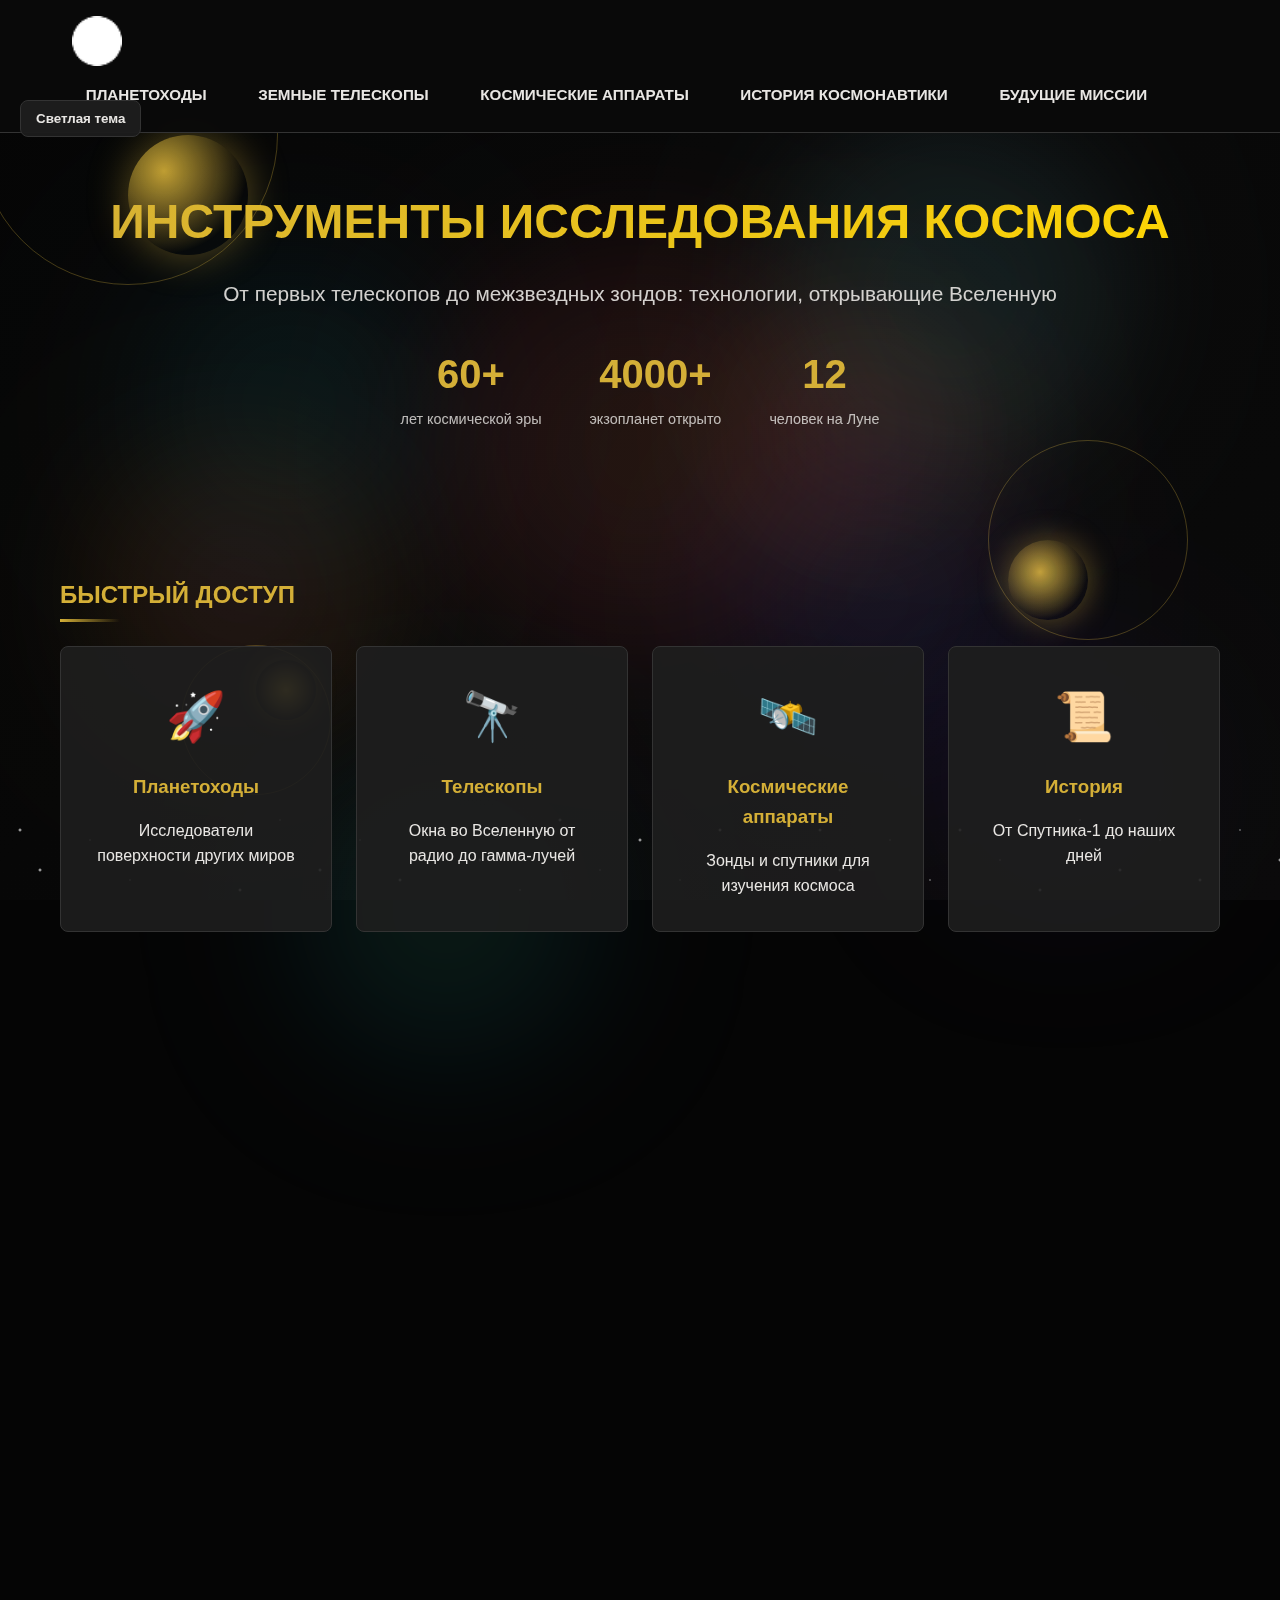
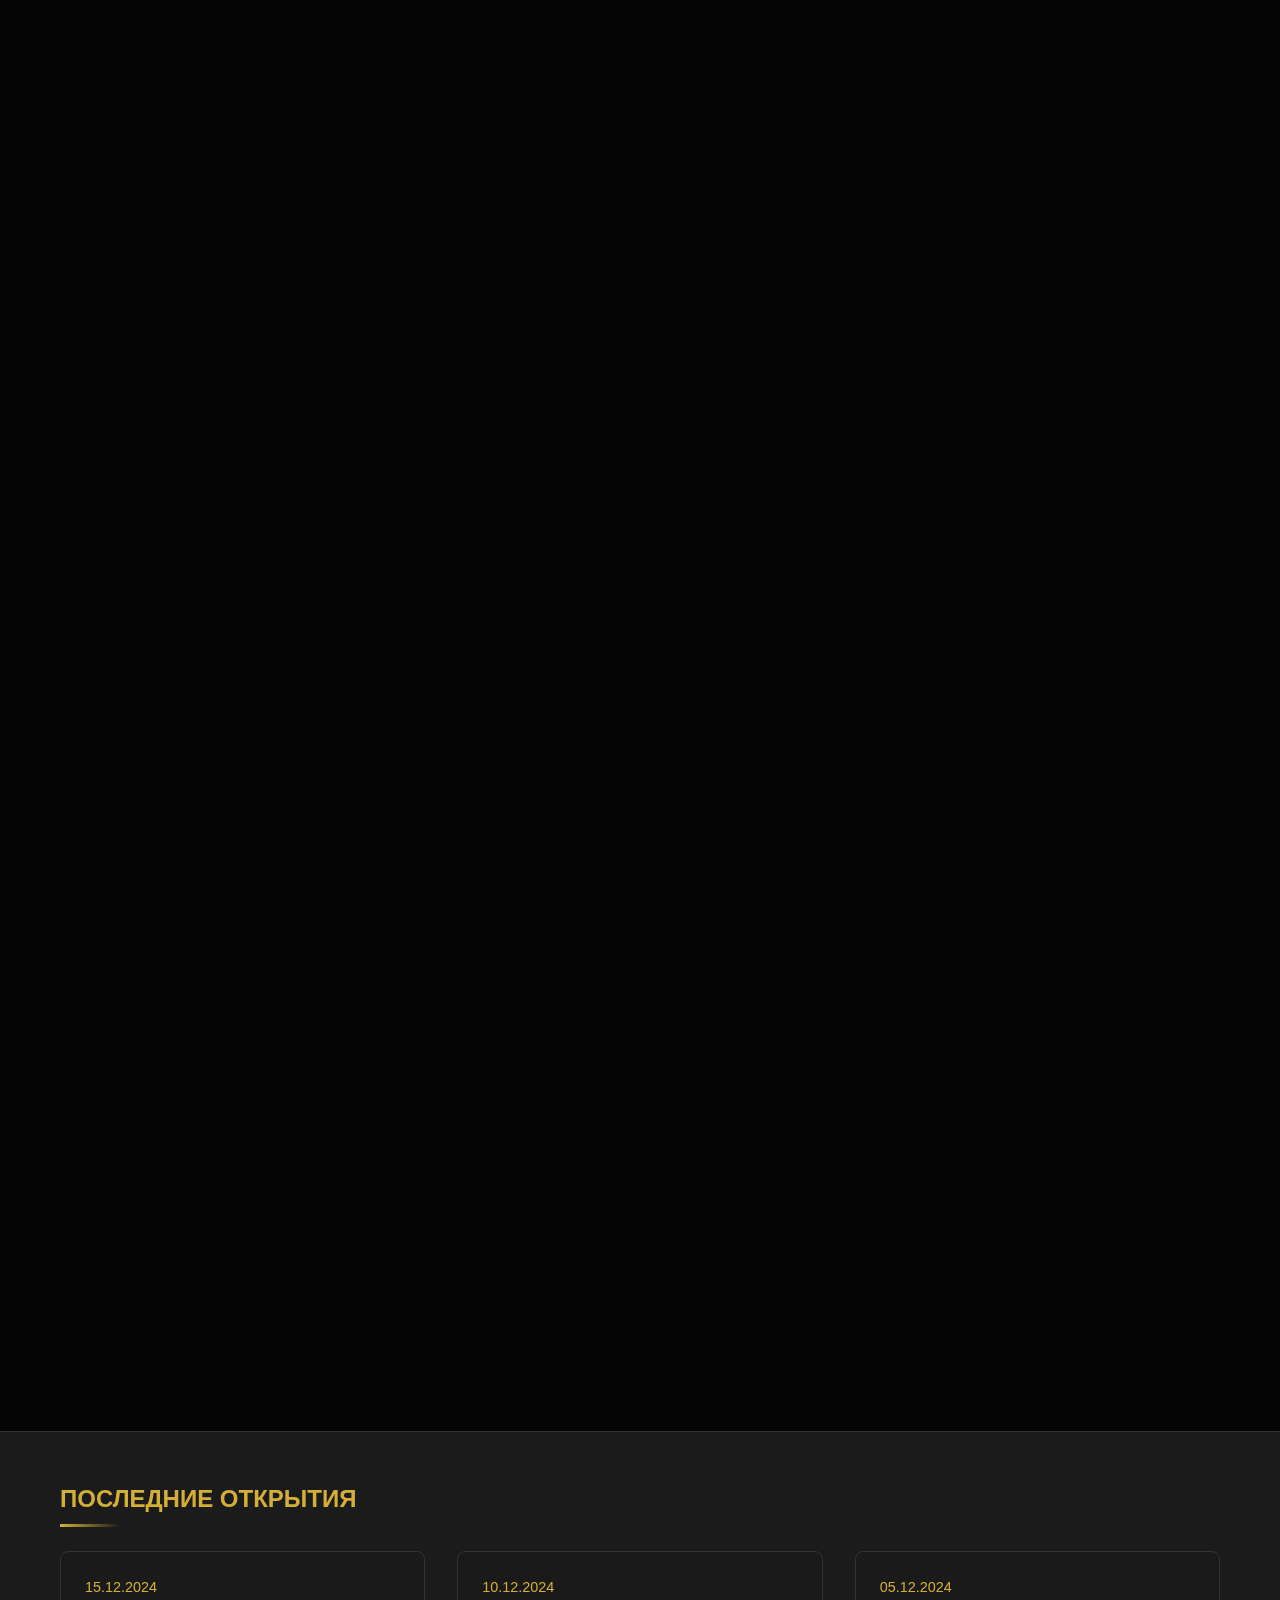
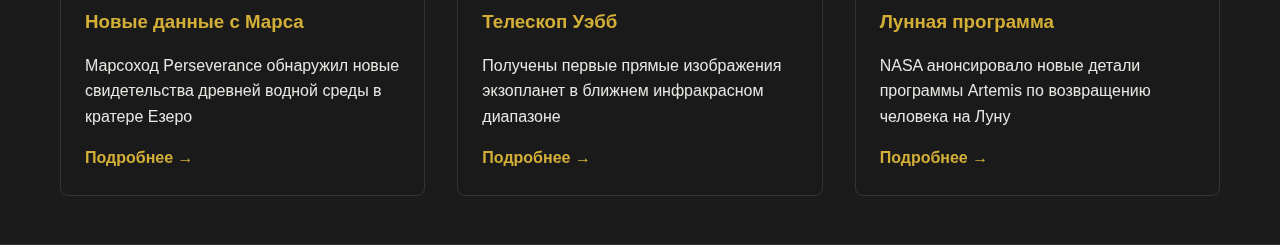
<file: index.html>
<!DOCTYPE html>
<html lang="ru" data-theme="dark">
<head>
    <meta charset="UTF-8">
    <meta name="viewport" content="width=device-width, initial-scale=1.0">
    <title>Космические исследовательские инструменты</title>
    <link rel="stylesheet" href="base.css">
    <link rel="stylesheet" href="layout.css">
    <link rel="stylesheet" href="components.css">
    <link rel="stylesheet" href="astronomy.css">
    <link rel="stylesheet" href="themes.css">
    <link rel="icon" href="icon.png">
</head>

<body>
    <!-- Астрономический фон -->
    <div class="cosmic-background">
        <div class="stars"></div>
        <div class="orbit orbit-1"></div>
        <div class="planet planet-1"></div>
        <div class="orbit orbit-2"></div>
        <div class="planet planet-2"></div>
        <div class="orbit orbit-3"></div>
        <div class="planet planet-3"></div>
        <div class="nebula nebula-1"></div>
        <div class="nebula nebula-2"></div>
        <div class="nebula nebula-3"></div>
        <div class="nebula nebula-4"></div>
        <div class="nebula nebula-5"></div>
        <div class="nebula nebula-6"></div>
        <div class="nebula nebula-7"></div>
        <div class="nebula nebula-8"></div>
    </div>

    <div class="content-overlay">
        <header>
            <nav>
                <a href="index.html"><img src="icon.png" alt="Логотип" class="logo"></a>

                <!-- Переключатель темы -->
                <div class="theme-switcher">
                    <button class="theme-btn" id="themeToggle">Светлая тема</button>
                </div>

                <!-- Десктопное меню -->
                <div class="desktop-nav">
                    <a href="1.html">ПЛАНЕТОХОДЫ</a>
                    <a href="2.html">ЗЕМНЫЕ ТЕЛЕСКОПЫ</a>
                    <a href="3.html">КОСМИЧЕСКИЕ АППАРАТЫ</a>
                    <a href="4.html">ИСТОРИЯ КОСМОНАВТИКИ</a>
                    <a href="5.html">БУДУЩИЕ МИССИИ</a>
                </div>

                <!-- Бургер-меню -->
                <input type="checkbox" id="burger-toggle">
                <label for="burger-toggle" class="burger-icon">
                    <span></span>
                    <span></span>
                    <span></span>
                </label>

                <!-- Мобильное меню -->
                <div class="mobile-nav">
                    <a href="index.html">ГЛАВНАЯ</a>
                    <a href="1.html">ПЛАНЕТОХОДЫ</a>
                    <a href="2.html">ЗЕМНЫЕ ТЕЛЕСКОПЫ</a>
                    <a href="3.html">КОСМИЧЕСКИЕ АППАРАТЫ</a>
                    <a href="4.html">ИСТОРИЯ КОСМОНАВТИКИ</a>
                    <a href="5.html">БУДУЩИЕ МИССИИ</a>
                </div>
            </nav>
        </header>

        <main>
            <!-- Герой-секция -->
            <section class="hero-section">
                <div class="hero-content">
                    <h1 class="hero-title">ИНСТРУМЕНТЫ ИССЛЕДОВАНИЯ КОСМОСА</h1>
                    <p class="hero-subtitle">От первых телескопов до межзвездных зондов: технологии, открывающие Вселенную</p>
                    <div class="hero-stats">
                        <div class="stat-item">
                            <span class="stat-number">60+</span>
                            <span class="stat-label">лет космической эры</span>
                        </div>
                        <div class="stat-item">
                            <span class="stat-number">4000+</span>
                            <span class="stat-label">экзопланет открыто</span>
                        </div>
                        <div class="stat-item">
                            <span class="stat-number">12</span>
                            <span class="stat-label">человек на Луне</span>
                        </div>
                    </div>
                </div>
            </section>

            <!-- Быстрая навигация -->
            <section class="quick-nav">
                <div class="container">
                    <h2>БЫСТРЫЙ ДОСТУП</h2>
                    <div class="nav-grid">
                        <a href="1.html" class="nav-card">
                            <div class="nav-icon">🚀</div>
                            <h3>Планетоходы</h3>
                            <p>Исследователи поверхности других миров</p>
                        </a>
                        <a href="2.html" class="nav-card">
                            <div class="nav-icon">🔭</div>
                            <h3>Телескопы</h3>
                            <p>Окна во Вселенную от радио до гамма-лучей</p>
                        </a>
                        <a href="3.html" class="nav-card">
                            <div class="nav-icon">🛰️</div>
                            <h3>Космические аппараты</h3>
                            <p>Зонды и спутники для изучения космоса</p>
                        </a>
                        <a href="4.html" class="nav-card">
                            <div class="nav-icon">📜</div>
                            <h3>История</h3>
                            <p>От Спутника-1 до наших дней</p>
                        </a>
                    </div>
                </div>
            </section>

            <!-- Основной контент -->
            <section class="container" id="mainContent">
                <!-- Введение -->
                <div class="card fade-in">
                    <h2>ВВЕДЕНИЕ В КОСМИЧЕСКИЕ ИССЛЕДОВАНИЯ</h2>
                    <div class="content-grid">
                        <div class="text-content">
                            <p>Исследование космоса представляет собой одно из самых значительных достижений человеческой цивилизации. 
                            От первых примитивных телескопов до современных межпланетных зондов, инструменты исследования космоса 
                            постоянно эволюционируют, открывая новые горизонты познания Вселенной.</p>
                            
                            <p>Современные космические исследования охватывают множество направлений:</p>
                            <ul>
                                <li>Изучение планет Солнечной системы с помощью автоматических станций и планетоходов</li>
                                <li>Наблюдение дальнего космоса орбитальными и наземными телескопами</li>
                                <li>Исследование микрогравитации на орбитальных станциях</li>
                                <li>Поиск экзопланет и следов внеземной жизни</li>
                                <li>Мониторинг Земли из космоса для научных и практических целей</li>
                            </ul>
                        </div>
                        <div class="image-content">
                            <img src="kos.jpg" alt="Космические исследования" class="content-image">
                    </div>
                    </div>
                </div>

                <!-- Интерактивная временная шкала -->
                <div class="card fade-in">
                    <h2>ВЕХИ КОСМИЧЕСКОЙ ЭПОХИ</h2>
                    <div class="timeline">
                        <div class="timeline-item">
                            <div class="timeline-year">1957</div>
                            <div class="timeline-content">
                                <h3>Спутник-1</h3>
                                <p>Первый искусственный спутник Земли, запущенный Советским Союзом</p>
                            </div>
                        </div>
                        <div class="timeline-item">
                            <div class="timeline-year">1961</div>
                            <div class="timeline-content">
                                <h3>Восток-1</h3>
                                <p>Первый пилотируемый космический полёт с Юрием Гагариным на борту</p>
                            </div>
                        </div>
                        <div class="timeline-item">
                            <div class="timeline-year">1969</div>
                            <div class="timeline-content">
                                <h3>Аполлон-11</h3>
                                <p>Историческая миссия с первой высадкой человека на Луну</p>
                            </div>
                        </div>
                        <div class="timeline-item">
                            <div class="timeline-year">1990</div>
                            <div class="timeline-content">
                                <h3>Телескоп Хаббл</h3>
                                <p>Запуск орбитальной обсерватории, изменившей астрономию</p>
                            </div>
                        </div>
                        <div class="timeline-item">
                            <div class="timeline-year">2021</div>
                            <div class="timeline-content">
                                <h3>Джеймс Уэбб</h3>
                                <p>Запуск самого мощного космического телескопа</p>
                            </div>
                        </div>
                    </div>
                </div>

                <!-- Технологии -->
                <div class="card fade-in">
                    <h2>ТЕХНОЛОГИИ БУДУЩЕГО</h2>
                    <div class="tech-grid">
                        <div class="tech-card">
                            <div class="tech-icon">🤖</div>
                            <h3>Искусственный интеллект</h3>
                            <p>Автономные системы управления и анализ данных в реальном времени для повышения эффективности миссий</p>
                        </div>
                        <div class="tech-card">
                            <div class="tech-icon">⚛️</div>
                            <h3>Ядерные двигатели</h3>
                            <p>Термоядерные и ядерно-электрические двигательные установки для быстрых межпланетных перелётов</p>
                        </div>
                        <div class="tech-card">
                            <div class="tech-icon">📡</div>
                            <h3>Малые спутники</h3>
                            <p>Кубесаты и наноспутники для массовых исследований и создания орбитальных группировок</p>
                        </div>
                        <div class="tech-card">
                            <div class="tech-icon">🧬</div>
                            <h3>Биотехнологии</h3>
                            <p>Замкнутые экосистемы и системы жизнеобеспечения для длительных космических миссий</p>
                        </div>
                    </div>
                </div>
            </section>

            <!-- Новостная секция -->
            <section class="news-section">
                <div class="container">
                    <h2>ПОСЛЕДНИЕ ОТКРЫТИЯ</h2>
                    <div class="news-grid">
                        <div class="news-card">
                            <div class="news-date">15.12.2024</div>
                            <h3>Новые данные с Марса</h3>
                            <p>Марсоход Perseverance обнаружил новые свидетельства древней водной среды в кратере Езеро</p>
                            <a href="#" class="news-link">Подробнее →</a>
                        </div>
                        <div class="news-card">
                            <div class="news-date">10.12.2024</div>
                            <h3>Телескоп Уэбб</h3>
                            <p>Получены первые прямые изображения экзопланет в ближнем инфракрасном диапазоне</p>
                            <a href="#" class="news-link">Подробнее →</a>
                        </div>
                        <div class="news-card">
                            <div class="news-date">05.12.2024</div>
                            <h3>Лунная программа</h3>
                            <p>NASA анонсировало новые детали программы Artemis по возвращению человека на Луну</p>
                            <a href="#" class="news-link">Подробнее →</a>
                        </div>
                    </div>
                </div>
            </section>
        </main>
    <!-- Подключаем скрипты -->
    <script src="script.js"></script>
</body>
</html>
</file>
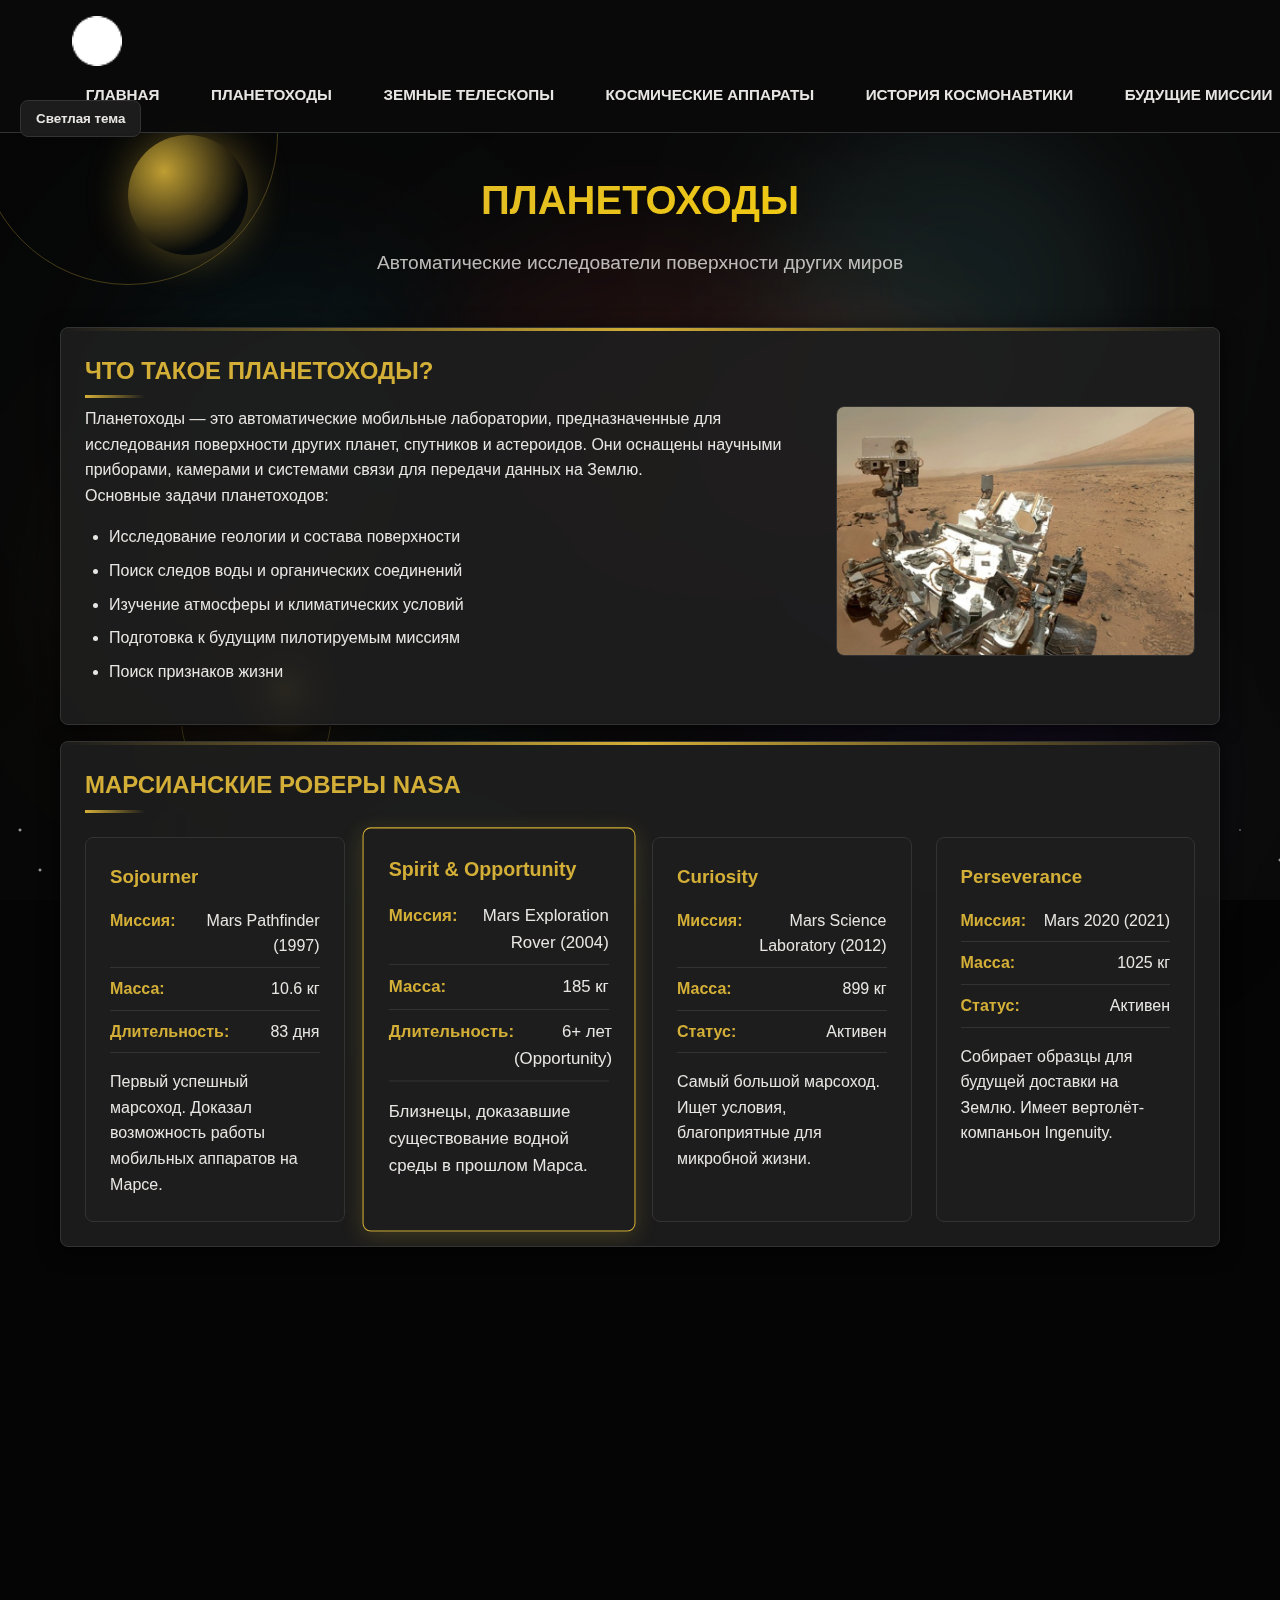
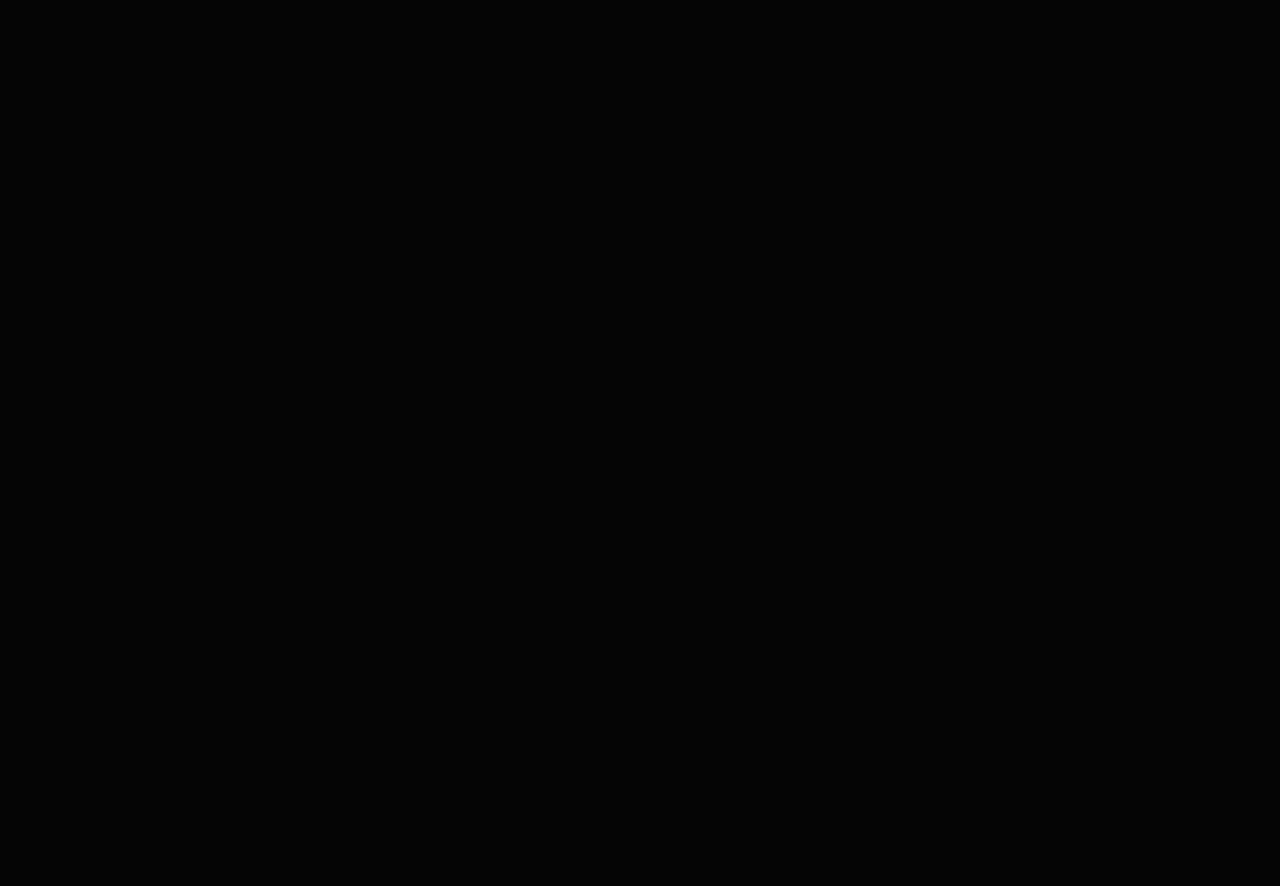
<file: 1.html>
<!DOCTYPE html>
<html lang="ru" data-theme="dark">
<head>
    <meta charset="UTF-8">
    <meta name="viewport" content="width=device-width, initial-scale=1.0">
    <title>Планетоходы - Исследование космоса</title>
    <link rel="stylesheet" href="base.css">
    <link rel="stylesheet" href="layout.css">
    <link rel="stylesheet" href="components.css">
    <link rel="stylesheet" href="astronomy.css">
    <link rel="stylesheet" href="themes.css">
    <link rel="icon" href="icon.png">
</head>

<body>
    <!-- Астрономический фон -->
    <div class="cosmic-background">
        <div class="stars"></div>
        <div class="orbit orbit-1"></div>
        <div class="planet planet-1"></div>
        <div class="orbit orbit-2"></div>
        <div class="planet planet-2"></div>
        <div class="orbit orbit-3"></div>
        <div class="planet planet-3"></div>
        <div class="nebula nebula-1"></div>
        <div class="nebula nebula-2"></div>
        <div class="nebula nebula-3"></div>
        <div class="nebula nebula-4"></div>
        <div class="nebula nebula-5"></div>
        <div class="nebula nebula-6"></div>
        <div class="nebula nebula-7"></div>
        <div class="nebula nebula-8"></div>
    </div>

    <div class="content-overlay">
    <header>
        <nav>
            <a href="index.html"><img src="icon.png" alt="Логотип" class="logo"></a>

            <!-- Переключатель темы -->
            <div class="theme-switcher">
                <button class="theme-btn" id="themeToggle">Светлая тема</button>
            </div>

            <!-- Десктопное меню -->
            <div class="desktop-nav">
                <a href="index.html">ГЛАВНАЯ</a>
                <a href="1.html">ПЛАНЕТОХОДЫ</a>
                <a href="2.html">ЗЕМНЫЕ ТЕЛЕСКОПЫ</a>
                <a href="3.html">КОСМИЧЕСКИЕ АППАРАТЫ</a>
                <a href="4.html">ИСТОРИЯ КОСМОНАВТИКИ</a>
                <a href="5.html">БУДУЩИЕ МИССИИ</a>
            </div>

            <!-- Бургер-меню -->
            <input type="checkbox" id="burger-toggle">
            <label for="burger-toggle" class="burger-icon">
                <span></span>
                <span></span>
                <span></span>
            </label>

            <!-- Мобильное меню -->
            <div class="mobile-nav">
                <a href="index.html">ГЛАВНАЯ</a>
                <a href="1.html">ПЛАНЕТОХОДЫ</a>
                <a href="2.html">ЗЕМНЫЕ ТЕЛЕСКОПЫ</a>
                <a href="3.html">КОСМИЧЕСКИЕ АППАРАТЫ</a>
                <a href="4.html">ИСТОРИЯ КОСМОНАВТИКИ</a>
                <a href="5.html">БУДУЩИЕ МИССИИ</a>
            </div>
        </nav>
    </header>

        <main>
            <!-- Заголовок страницы -->
            <section class="page-header">
                <div class="container">
                    <h1>ПЛАНЕТОХОДЫ</h1>
                    <p class="page-subtitle">Автоматические исследователи поверхности других миров</p>
                </div>
            </section>

            <!-- Введение -->
            <section class="container">
                <div class="card fade-in">
                    <h2>ЧТО ТАКОЕ ПЛАНЕТОХОДЫ?</h2>
                    <div class="content-grid">
                        <div class="text-content">
                            <p>Планетоходы — это автоматические мобильные лаборатории, предназначенные для исследования поверхности других планет, спутников и астероидов. Они оснащены научными приборами, камерами и системами связи для передачи данных на Землю.</p>
                            
                            <p>Основные задачи планетоходов:</p>
                            <ul>
                                <li>Исследование геологии и состава поверхности</li>
                                <li>Поиск следов воды и органических соединений</li>
                                <li>Изучение атмосферы и климатических условий</li>
                                <li>Подготовка к будущим пилотируемым миссиям</li>
                                <li>Поиск признаков жизни</li>
                            </ul>
                        </div>
                        <div class="image-content">
                             <img src="2jpg.jpg" alt="Планетоход" class="content-image">
                        </div>
                    </div>
                </div>
            </section>

            <!-- Марсианские роверы -->
            <section class="container">
                <div class="card fade-in">
                    <h2>МАРСИАНСКИЕ РОВЕРЫ NASA</h2>
                    
                    <div class="rover-comparison">
                        <div class="rover-card">
                            <h3>Sojourner</h3>
                            <div class="rover-specs">
                                <div class="spec">
                                    <span class="spec-label">Миссия:</span>
                                    <span class="spec-value">Mars Pathfinder (1997)</span>
                                </div>
                                <div class="spec">
                                    <span class="spec-label">Масса:</span>
                                    <span class="spec-value">10.6 кг</span>
                                </div>
                                <div class="spec">
                                    <span class="spec-label">Длительность:</span>
                                    <span class="spec-value">83 дня</span>
                                </div>
                            </div>
                            <p>Первый успешный марсоход. Доказал возможность работы мобильных аппаратов на Марсе.</p>
                        </div>
                        
                        <div class="rover-card featured">
                            <h3>Spirit & Opportunity</h3>
                            <div class="rover-specs">
                                <div class="spec">
                                    <span class="spec-label">Миссия:</span>
                                    <span class="spec-value">Mars Exploration Rover (2004)</span>
                                </div>
                                <div class="spec">
                                    <span class="spec-label">Масса:</span>
                                    <span class="spec-value">185 кг</span>
                                </div>
                                <div class="spec">
                                    <span class="spec-label">Длительность:</span>
                                    <span class="spec-value">6+ лет (Opportunity)</span>
                                </div>
                            </div>
                            <p>Близнецы, доказавшие существование водной среды в прошлом Марса.</p>
                        </div>
                        
                        <div class="rover-card">
                            <h3>Curiosity</h3>
                            <div class="rover-specs">
                                <div class="spec">
                                    <span class="spec-label">Миссия:</span>
                                    <span class="spec-value">Mars Science Laboratory (2012)</span>
                                </div>
                                <div class="spec">
                                    <span class="spec-label">Масса:</span>
                                    <span class="spec-value">899 кг</span>
                                </div>
                                <div class="spec">
                                    <span class="spec-label">Статус:</span>
                                    <span class="spec-value">Активен</span>
                                </div>
                            </div>
                            <p>Самый большой марсоход. Ищет условия, благоприятные для микробной жизни.</p>
                        </div>
                        
                        <div class="rover-card">
                            <h3>Perseverance</h3>
                            <div class="rover-specs">
                                <div class="spec">
                                    <span class="spec-label">Миссия:</span>
                                    <span class="spec-value">Mars 2020 (2021)</span>
                                </div>
                                <div class="spec">
                                    <span class="spec-label">Масса:</span>
                                    <span class="spec-value">1025 кг</span>
                                </div>
                                <div class="spec">
                                    <span class="spec-label">Статус:</span>
                                    <span class="spec-value">Активен</span>
                                </div>
                            </div>
                            <p>Собирает образцы для будущей доставки на Землю. Имеет вертолёт-компаньон Ingenuity.</p>
                        </div>
                    </div>
                </div>
            </section>

            <!-- Технологии планетоходов -->
            <section class="container">
                <div class="card fade-in">
                    <h2>ТЕХНОЛОГИИ ПЛАНЕТОХОДОВ</h2>
                    
                    <div class="tech-features">
                        <div class="feature-item">
                            <div class="feature-icon">⚡</div>
                            <h3>Энергоснабжение</h3>
                            <p>Радиоизотопные термоэлектрические генераторы (RTG) и солнечные панели обеспечивают энергией научные приборы и системы движения.</p>
                        </div>
                        
                        <div class="feature-item">
                            <div class="feature-icon">🧭</div>
                            <h3>Навигация</h3>
                            <p>Автономные системы навигации, стереокамеры и лидары позволяют планетоходам безопасно перемещаться по сложному рельефу.</p>
                        </div>
                        
                        <div class="feature-item">
                            <div class="feature-icon">🔬</div>
                            <h3>Научные приборы</h3>
                            <p>Камеры высокого разрешения, спектрометры, рентгеновские анализаторы и буровые установки для изучения состава грунта.</p>
                        </div>
                        
                        <div class="feature-item">
                            <div class="feature-icon">📡</div>
                            <h3>Связь</h3>
                            <p>Прямая связь с Землей и ретрансляция через орбитальные аппараты для передачи научных данных и получения команд.</p>
                        </div>
                    </div>
                </div>
            </section>

            <!-- Будущие миссии -->
            <section class="container">
                <div class="card fade-in">
                    <h2>БУДУЩИЕ МИССИИ ПЛАНЕТОХОДОВ</h2>
                    
                    <div class="future-missions">
                        <div class="mission-timeline">
                            <div class="mission-phase">
                                <div class="phase-year">2026</div>
                                <h3>ExoMars Rosalind Franklin</h3>
                                <p>Европейский марсоход с буровой установкой для поиска следов жизни на глубине до 2 метров.</p>
                            </div>
                            
                            <div class="mission-phase">
                                <div class="phase-year">2028</div>
                                <h3>Mars Sample Return</h3>
                                <p>Совместная миссия NASA и ESA по доставке образцов, собранных Perseverance, на Землю.</p>
                            </div>
                            
                            <div class="mission-phase">
                                <div class="phase-year">2030+</div>
                                <h3>Лунные роверы</h3>
                                <p>Планируются роверы для исследования полярных регионов Луны в поисках водяного льда.</p>
                            </div>
                        </div>
                    </div>
                </div>
            </section>
        </main>
    <!-- Подключаем скрипты -->
    <script src="script.js"></script>
</body>
</html>
</file>
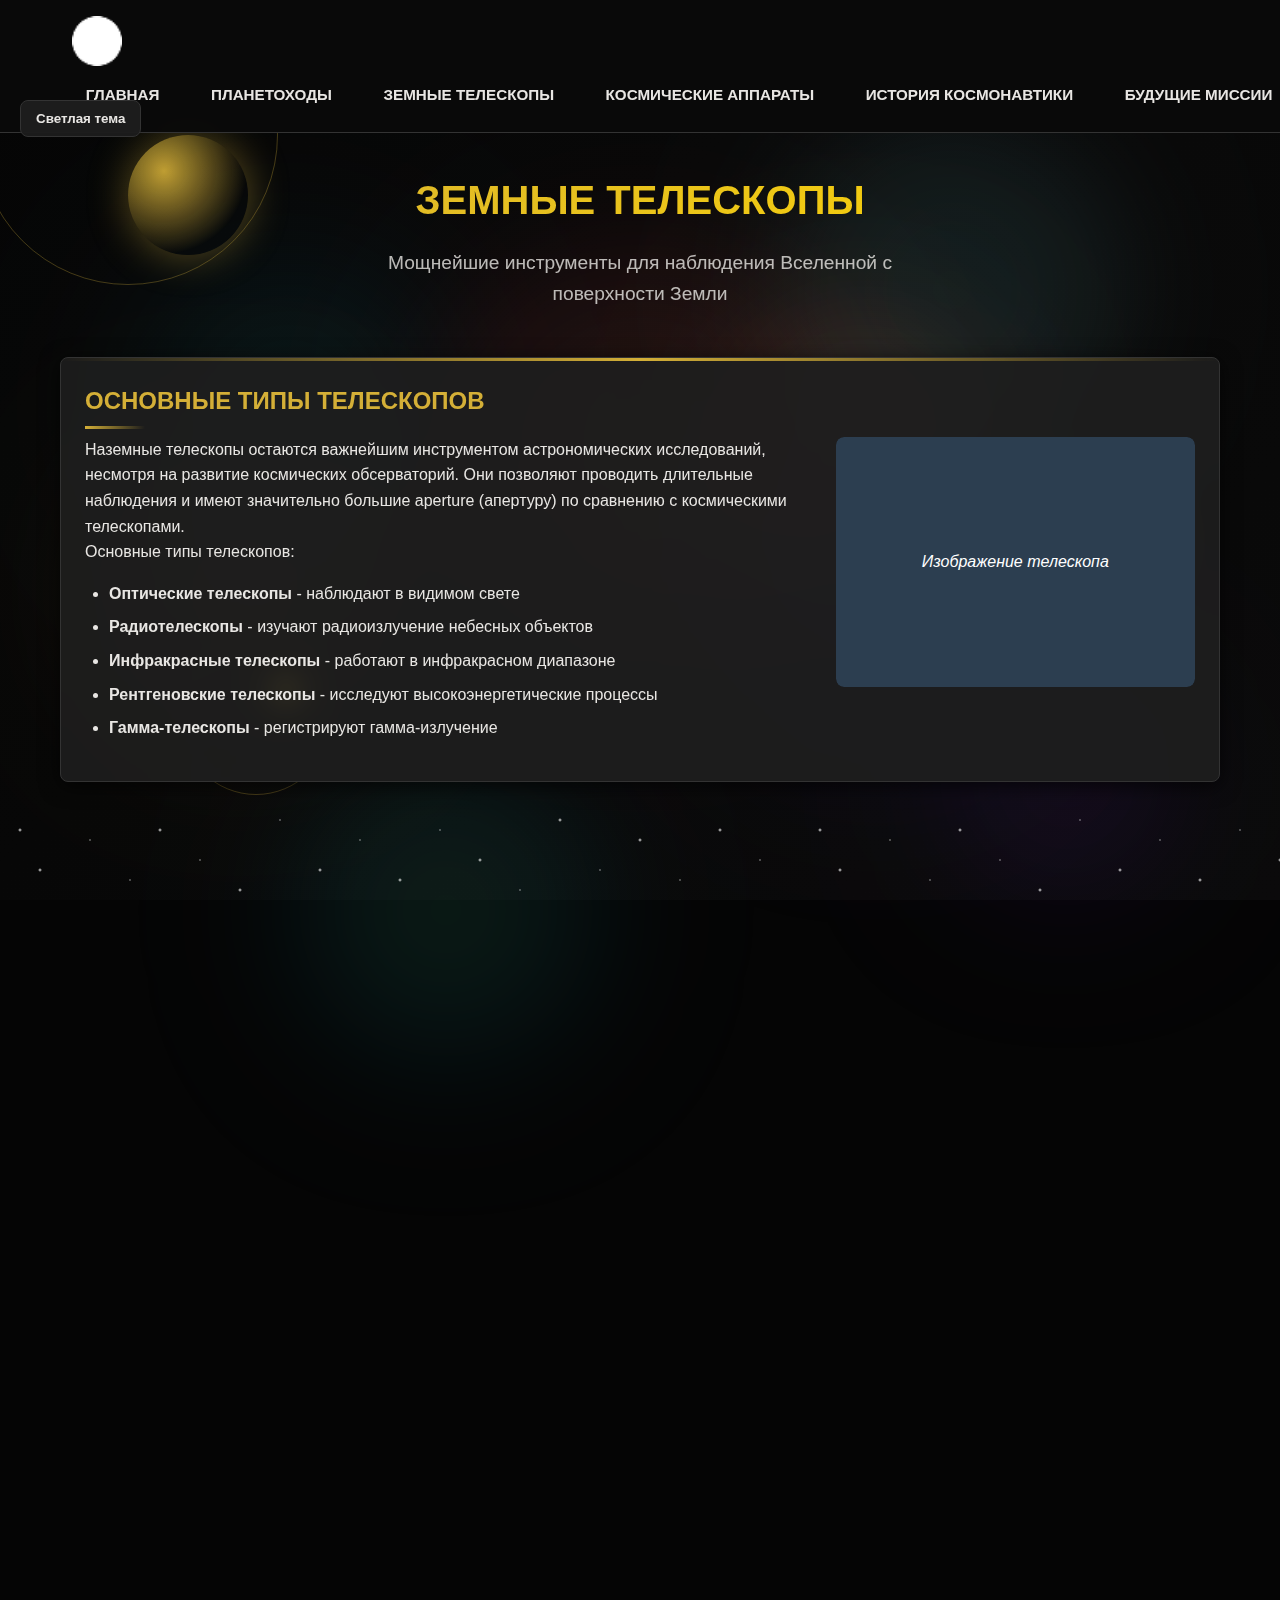
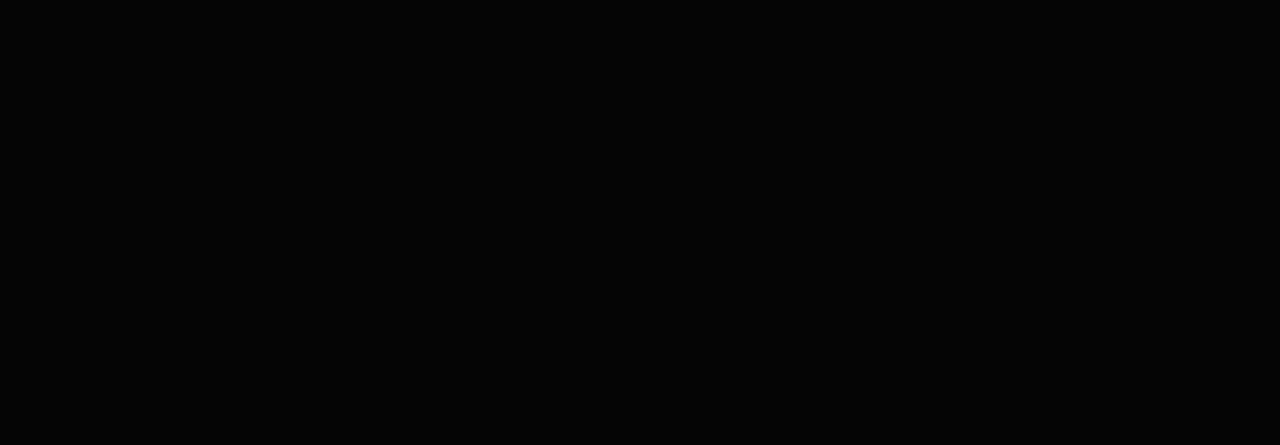
<file: 2.html>
<!DOCTYPE html>
<html lang="ru" data-theme="dark">
<head>
    <meta charset="UTF-8">
    <meta name="viewport" content="width=device-width, initial-scale=1.0">
    <title>Земные телескопы - Исследование космоса</title>
    <link rel="stylesheet" href="base.css">
    <link rel="stylesheet" href="layout.css">
    <link rel="stylesheet" href="components.css">
    <link rel="stylesheet" href="astronomy.css">
    <link rel="stylesheet" href="themes.css">
    <link rel="icon" href="icon.png">
</head>

<body>
    <!-- Астрономический фон -->
    <div class="cosmic-background">
        <div class="stars"></div>
        <div class="orbit orbit-1"></div>
        <div class="planet planet-1"></div>
        <div class="orbit orbit-2"></div>
        <div class="planet planet-2"></div>
        <div class="orbit orbit-3"></div>
        <div class="planet planet-3"></div>
        <div class="nebula nebula-1"></div>
        <div class="nebula nebula-2"></div>
        <div class="nebula nebula-3"></div>
        <div class="nebula nebula-4"></div>
        <div class="nebula nebula-5"></div>
        <div class="nebula nebula-6"></div>
        <div class="nebula nebula-7"></div>
        <div class="nebula nebula-8"></div>
    </div>

    <div class="content-overlay">
        <header>
    <nav>
        <a href="index.html"><img src="icon.png" alt="Логотип" class="logo"></a>

        <!-- Переключатель темы -->
        <div class="theme-switcher">
            <button class="theme-btn" id="themeToggle">Светлая тема</button>
        </div>

        <!-- Десктопное меню -->
        <div class="desktop-nav">
            <a href="index.html">ГЛАВНАЯ</a>
            <a href="1.html">ПЛАНЕТОХОДЫ</a>
            <a href="2.html">ЗЕМНЫЕ ТЕЛЕСКОПЫ</a>
            <a href="3.html">КОСМИЧЕСКИЕ АППАРАТЫ</a>
            <a href="4.html">ИСТОРИЯ КОСМОНАВТИКИ</a>
            <a href="5.html">БУДУЩИЕ МИССИИ</a>
        </div>

        <!-- Бургер-меню -->
        <input type="checkbox" id="burger-toggle">
        <label for="burger-toggle" class="burger-icon">
            <span></span>
            <span></span>
            <span></span>
        </label>

        <!-- Мобильное меню -->
        <div class="mobile-nav">
            <a href="index.html">ГЛАВНАЯ</a>
            <a href="1.html">ПЛАНЕТОХОДЫ</a>
            <a href="2.html">ЗЕМНЫЕ ТЕЛЕСКОПЫ</a>
            <a href="3.html">КОСМИЧЕСКИЕ АППАРАТЫ</a>
            <a href="4.html">ИСТОРИЯ КОСМОНАВТИКИ</a>
            <a href="5.html">БУДУЩИЕ МИССИИ</a>
        </div>
    </nav>
</header>

        <main>
            <!-- Заголовок страницы -->
            <section class="page-header">
                <div class="container">
                    <h1>ЗЕМНЫЕ ТЕЛЕСКОПЫ</h1>
                    <p class="page-subtitle">Мощнейшие инструменты для наблюдения Вселенной с поверхности Земли</p>
                </div>
            </section>

            <!-- Введение -->
            <section class="container">
                <div class="card fade-in">
                    <h2>ОСНОВНЫЕ ТИПЫ ТЕЛЕСКОПОВ</h2>
                    <div class="content-grid">
                        <div class="text-content">
                            <p>Наземные телескопы остаются важнейшим инструментом астрономических исследований, несмотря на развитие космических обсерваторий. Они позволяют проводить длительные наблюдения и имеют значительно большие aperture (апертуру) по сравнению с космическими телескопами.</p>
                            
                            <p>Основные типы телескопов:</p>
                            <ul>
                                <li><strong>Оптические телескопы</strong> - наблюдают в видимом свете</li>
                                <li><strong>Радиотелескопы</strong> - изучают радиоизлучение небесных объектов</li>
                                <li><strong>Инфракрасные телескопы</strong> - работают в инфракрасном диапазоне</li>
                                <li><strong>Рентгеновские телескопы</strong> - исследуют высокоэнергетические процессы</li>
                                <li><strong>Гамма-телескопы</strong> - регистрируют гамма-излучение</li>
                            </ul>
                        </div>
                        <div class="image-content">
                            <div class="placeholder-image" style="background: #2c3e50; height: 250px; display: flex; align-items: center; justify-content: center; border-radius: 8px;">
                                <span style="color: #fff;">Изображение телескопа</span>
                            </div>
                        </div>
                    </div>
                </div>
            </section>

            <!-- Крупнейшие оптические телескопы -->
            <section class="container">
                <div class="card fade-in">
                    <h2>КРУПНЕЙШИЕ ОПТИЧЕСКИЕ ТЕЛЕСКОПЫ</h2>
                    
                    <div class="telescope-comparison">
                        <div class="telescope-card">
                            <h3>Gran Telescopio Canarias</h3>
                            <div class="telescope-specs">
                                <div class="spec">
                                    <span class="spec-label">Диаметр:</span>
                                    <span class="spec-value">10.4 м</span>
                                </div>
                                <div class="spec">
                                    <span class="spec-label">Местоположение:</span>
                                    <span class="spec-value">Канарские острова</span>
                                </div>
                                <div class="spec">
                                    <span class="spec-label">Год запуска:</span>
                                    <span class="spec-value">2009</span>
                                </div>
                            </div>
                            <p>Крупнейший оптический телескоп в мире с сегментированным зеркалом.</p>
                        </div>
                        
                        <div class="telescope-card featured">
                            <h3>Keck I и Keck II</h3>
                            <div class="telescope-specs">
                                <div class="spec">
                                    <span class="spec-label">Диаметр:</span>
                                    <span class="spec-value">10 м каждый</span>
                                </div>
                                <div class="spec">
                                    <span class="spec-label">Местоположение:</span>
                                    <span class="spec-value">Гавайи, Мауна-Кеа</span>
                                </div>
                                <div class="spec">
                                    <span class="spec-label">Год запуска:</span>
                                    <span class="spec-value">1993, 1996</span>
                                </div>
                            </div>
                            <p>Близнецы, которые могут работать вместе как интерферометр.</p>
                        </div>
                        
                        <div class="telescope-card">
                            <h3>Very Large Telescope</h3>
                            <div class="telescope-specs">
                                <div class="spec">
                                    <span class="spec-label">Диаметр:</span>
                                    <span class="spec-value">8.2 м × 4</span>
                                </div>
                                <div class="spec">
                                    <span class="spec-label">Местоположение:</span>
                                    <span class="spec-value">Чили, Атакама</span>
                                </div>
                                <div class="spec">
                                    <span class="spec-label">Год запуска:</span>
                                    <span class="spec-value">1998-2000</span>
                                </div>
                            </div>
                            <p>Система из четырёх телескопов, способных работать как интерферометр.</p>
                        </div>
                    </div>
                </div>
            </section>

            <!-- Радиотелескопы -->
            <section class="container">
                <div class="card fade-in">
                    <h2>РАДИОТЕЛЕСКОПЫ</h2>
                    
                    <div class="radio-telescopes">
                        <div class="radio-card">
                            <h3>FAST (Китай)</h3>
                            <div class="radio-specs">
                                <div class="spec">
                                    <span class="spec-label">Диаметр:</span>
                                    <span class="spec-value">500 м</span>
                                </div>
                                <div class="spec">
                                    <span class="spec-label">Чувствительность:</span>
                                    <span class="spec-value">Крупнейший в мире</span>
                                </div>
                            </div>
                            <p>Крупнейший в мире радиотелескоп с заполненной апертурой.</p>
                        </div>
                        
                        <div class="radio-card">
                            <h3>Аресибо (Пуэрто-Рико)</h3>
                            <div class="radio-specs">
                                <div class="spec">
                                    <span class="spec-label">Диаметр:</span>
                                    <span class="spec-value">305 м</span>
                                </div>
                                <div class="spec">
                                    <span class="spec-label">Статус:</span>
                                    <span class="spec-value">Выведен из эксплуатации (2020)</span>
                                </div>
                            </div>
                            <p>Легендарный телескоп, проработавший 57 лет. Обнаружил первые пульсары.</p>
                        </div>
                        
                        <div class="radio-card">
                            <h3>ALMA (Чили)</h3>
                            <div class="radio-specs">
                                <div class="spec">
                                    <span class="spec-label">Антенны:</span>
                                    <span class="spec-value">66 антенн</span>
                                </div>
                                <div class="spec">
                                    <span class="spec-label">Тип:</span>
                                    <span class="spec-value">Интерферометр</span>
                                </div>
                            </div>
                            <p>Крупнейший астрономический проект в мире. Изучает холодную Вселенную.</p>
                        </div>
                    </div>
                </div>
            </section>

            <!-- Технологии будущего -->
            <section class="container">
                <div class="card fade-in">
                    <h2>БУДУЩИЕ МЕГАТЕЛЕСКОПЫ</h2>
                    
                    <div class="future-telescopes">
                        <div class="future-card">
                            <h3>Extremely Large Telescope</h3>
                            <div class="future-specs">
                                <div class="spec">
                                    <span class="spec-label">Диаметр:</span>
                                    <span class="spec-value">39 м</span>
                                </div>
                                <div class="spec">
                                    <span class="spec-label">Запуск:</span>
                                    <span class="spec-value">2027 (план)</span>
                                </div>
                            </div>
                            <p>Самый большой оптический телескоп в мире. Будет собирать в 15 раз больше света, чем крупнейшие современные телескопы.</p>
                        </div>
                        
                        <div class="future-card">
                            <h3>Thirty Meter Telescope</h3>
                            <div class="future-specs">
                                <div class="spec">
                                    <span class="spec-label">Диаметр:</span>
                                    <span class="spec-value">30 м</span>
                                </div>
                                <div class="spec">
                                    <span class="spec-label">Запуск:</span>
                                    <span class="spec-value">2027 (план)</span>
                                </div>
                            </div>
                            <p>Международный проект с участием США, Канады, Японии, Китая и Индии.</p>
                        </div>
                        
                        <div class="future-card">
                            <h3>Giant Magellan Telescope</h3>
                            <div class="future-specs">
                                <div class="spec">
                                    <span class="spec-label">Диаметр:</span>
                                    <span class="spec-value">24.5 м</span>
                                </div>
                                <div class="spec">
                                    <span class="spec-label">Запуск:</span>
                                    <span class="spec-value">2029 (план)</span>
                                </div>
                            </div>
                            <p>Состоит из семи сегментов диаметром 8.4 м каждый. Будет иметь разрешение в 10 раз выше, чем у телескопа Хаббл.</p>
                        </div>
                    </div>
                </div>
            </section>
        </main>

    <!-- Подключаем скрипты -->
    <script src="script.js"></script>
</body>
</html>
</file>
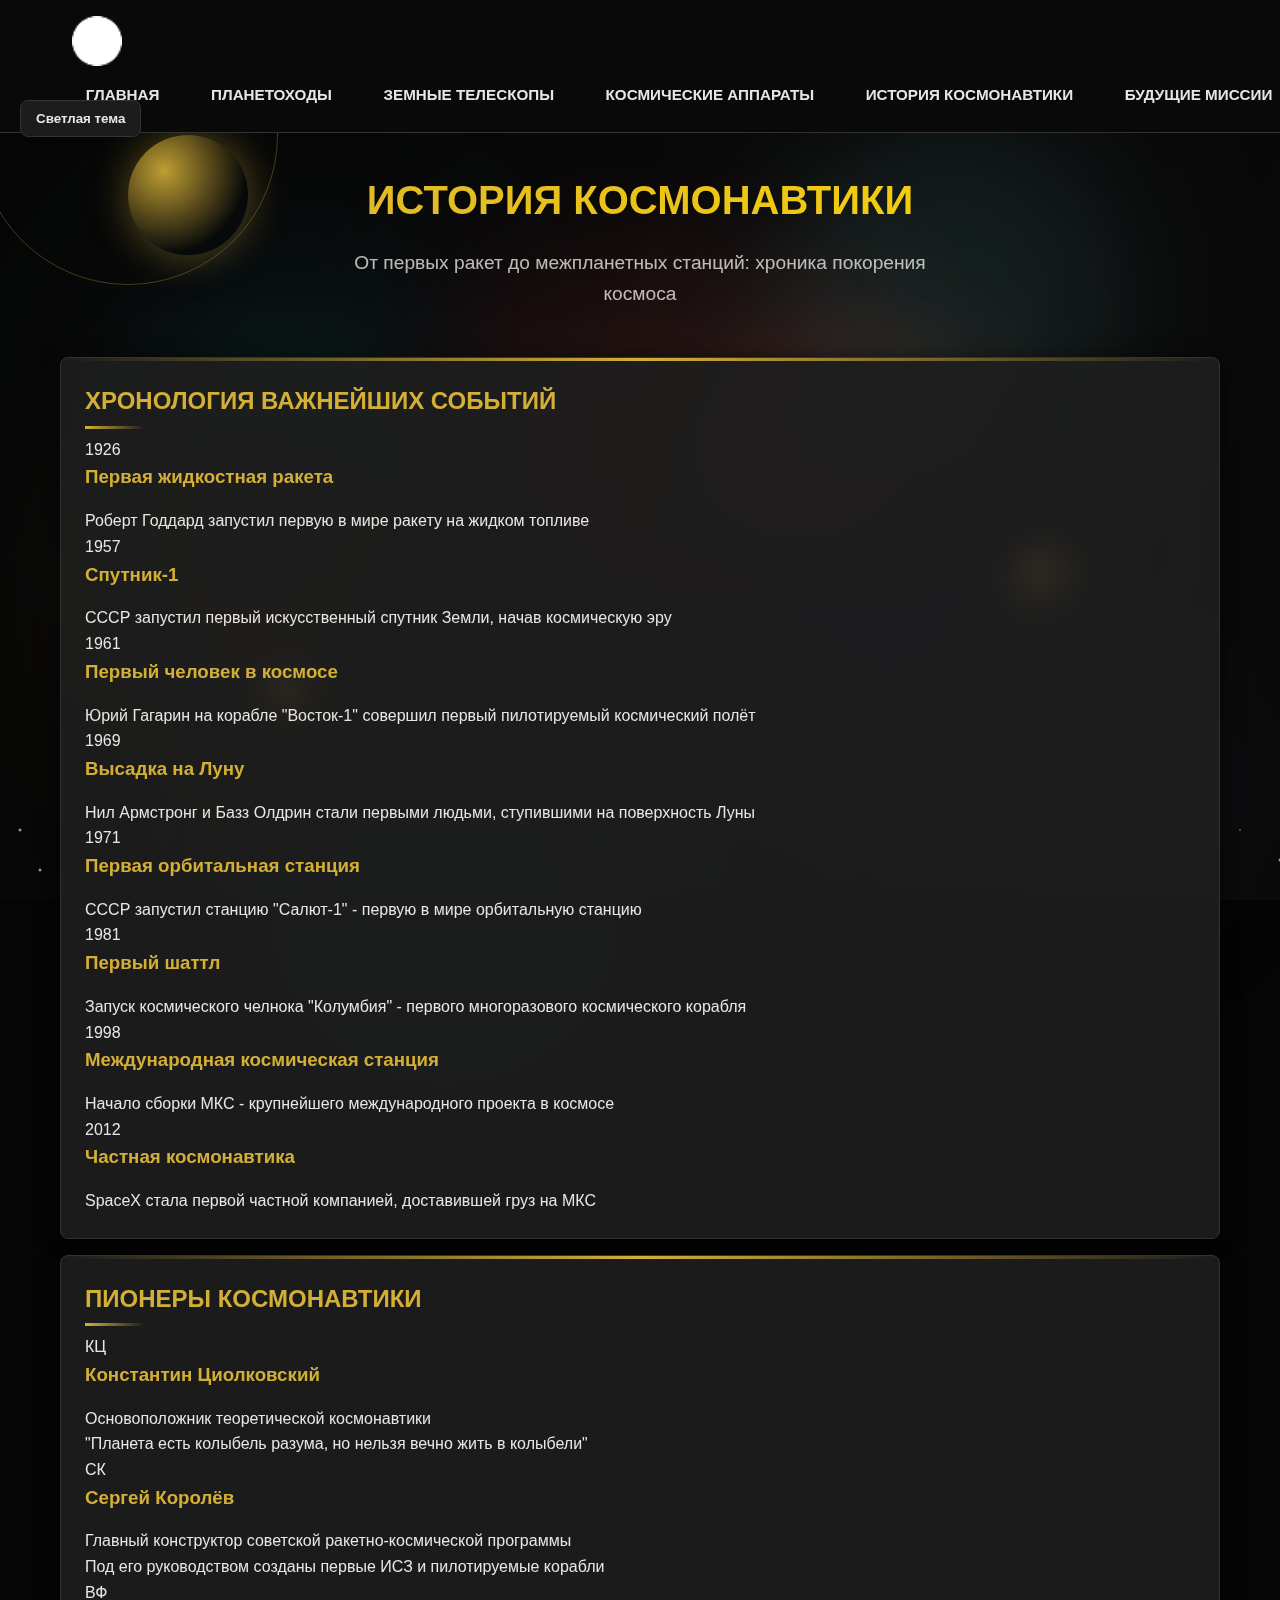
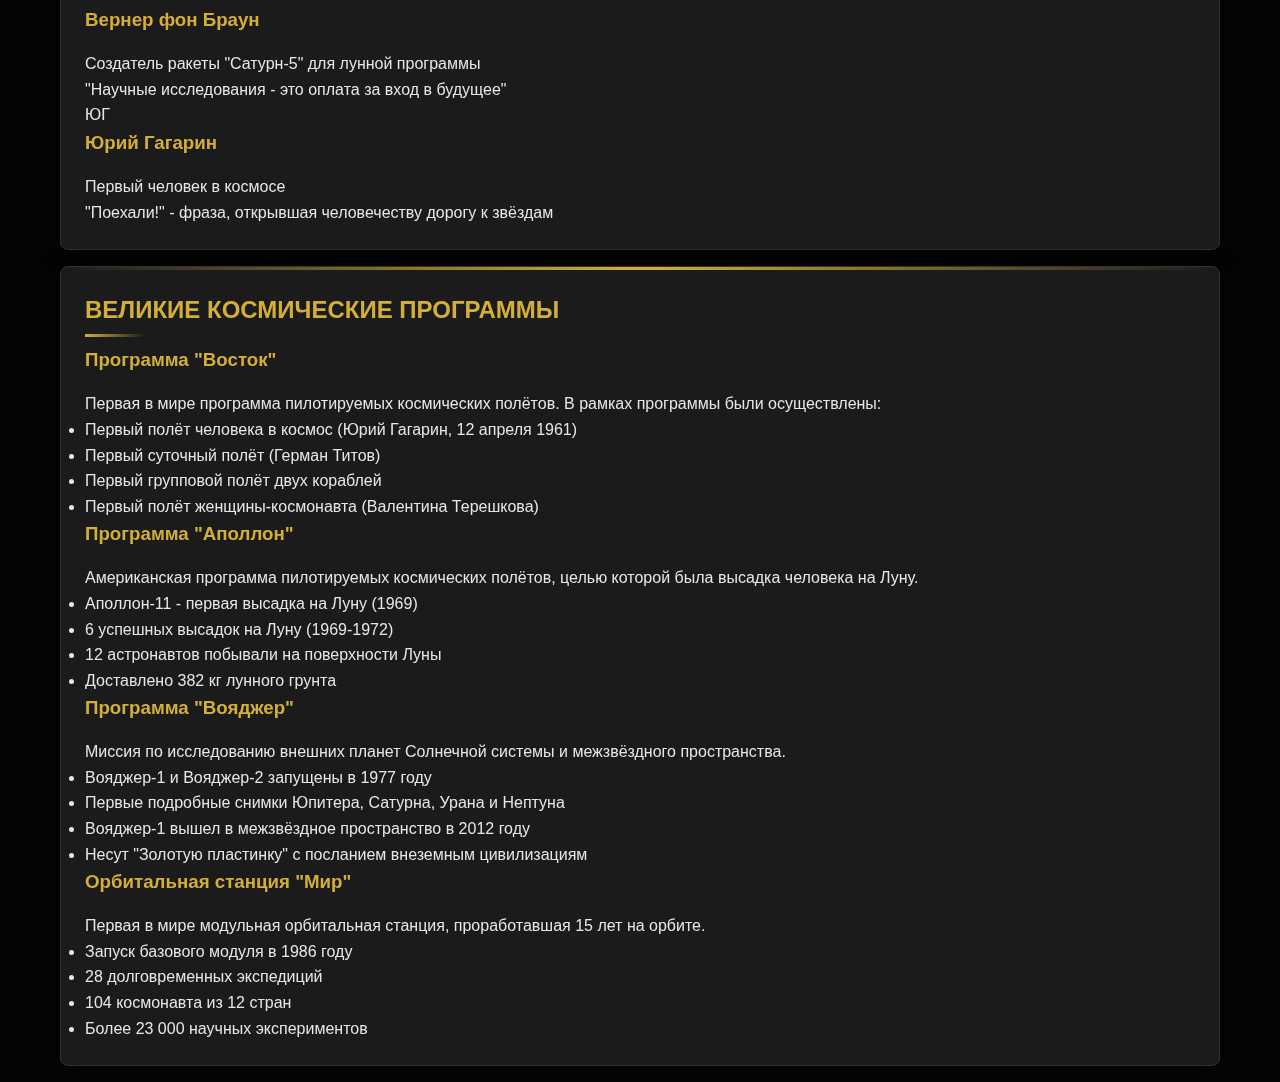
<file: 4.HTML>
<!DOCTYPE html>
<html lang="ru" data-theme="dark">
<head>
    <meta charset="UTF-8">
    <meta name="viewport" content="width=device-width, initial-scale=1.0">
    <title>История космонавтики - Исследование космоса</title>
    <link rel="stylesheet" href="base.css">
    <link rel="stylesheet" href="layout.css">
    <link rel="stylesheet" href="components.css">
    <link rel="stylesheet" href="astronomy.css">
    <link rel="stylesheet" href="themes.css">
    <link rel="icon" href="icon.png">
</head>

<body>
    <!-- Астрономический фон -->
    <div class="cosmic-background">
        <div class="stars"></div>
        <div class="orbit orbit-1"></div>
        <div class="planet planet-1"></div>
        <div class="orbit orbit-2"></div>
        <div class="planet planet-2"></div>
        <div class="orbit orbit-3"></div>
        <div class="planet planet-3"></div>
        <div class="nebula nebula-1"></div>
        <div class="nebula nebula-2"></div>
        <div class="nebula nebula-3"></div>
        <div class="nebula nebula-4"></div>
        <div class="nebula nebula-5"></div>
        <div class="nebula nebula-6"></div>
        <div class="nebula nebula-7"></div>
        <div class="nebula nebula-8"></div>
    </div>

    <div class="content-overlay">
        <header>
    <nav>
        <a href="index.html"><img src="icon.png" alt="Логотип" class="logo"></a>

        <!-- Переключатель темы -->
        <div class="theme-switcher">
            <button class="theme-btn" id="themeToggle">Светлая тема</button>
        </div>

        <!-- Десктопное меню -->
        <div class="desktop-nav">
            <a href="index.html">ГЛАВНАЯ</a>
            <a href="1.html">ПЛАНЕТОХОДЫ</a>
            <a href="2.html">ЗЕМНЫЕ ТЕЛЕСКОПЫ</a>
            <a href="3.html">КОСМИЧЕСКИЕ АППАРАТЫ</a>
            <a href="4.html">ИСТОРИЯ КОСМОНАВТИКИ</a>
            <a href="5.html">БУДУЩИЕ МИССИИ</a>
        </div>

        <!-- Бургер-меню -->
        <input type="checkbox" id="burger-toggle">
        <label for="burger-toggle" class="burger-icon">
            <span></span>
            <span></span>
            <span></span>
        </label>

        <!-- Мобильное меню -->
        <div class="mobile-nav">
            <a href="index.html">ГЛАВНАЯ</a>
            <a href="1.html">ПЛАНЕТОХОДЫ</a>
            <a href="2.html">ЗЕМНЫЕ ТЕЛЕСКОПЫ</a>
            <a href="3.html">КОСМИЧЕСКИЕ АППАРАТЫ</a>
            <a href="4.html">ИСТОРИЯ КОСМОНАВТИКИ</a>
            <a href="5.html">БУДУЩИЕ МИССИИ</a>
        </div>
    </nav>
</header>

        <main>
            <!-- Заголовок страницы -->
            <section class="page-header">
                <div class="container">
                    <h1>ИСТОРИЯ КОСМОНАВТИКИ</h1>
                    <p class="page-subtitle">От первых ракет до межпланетных станций: хроника покорения космоса</p>
                </div>
            </section>

            <!-- Хронология -->
            <section class="container">
                <div class="card">
                    <h2>ХРОНОЛОГИЯ ВАЖНЕЙШИХ СОБЫТИЙ</h2>
                    
                    <div class="timeline-vertical">
                        <div class="timeline-event">
                            <div class="event-year">1926</div>
                            <div class="event-content">
                                <h3>Первая жидкостная ракета</h3>
                                <p>Роберт Годдард запустил первую в мире ракету на жидком топливе</p>
                            </div>
                        </div>
                        
                        <div class="timeline-event">
                            <div class="event-year">1957</div>
                            <div class="event-content">
                                <h3>Спутник-1</h3>
                                <p>СССР запустил первый искусственный спутник Земли, начав космическую эру</p>
                            </div>
                        </div>
                        
                        <div class="timeline-event">
                            <div class="event-year">1961</div>
                            <div class="event-content">
                                <h3>Первый человек в космосе</h3>
                                <p>Юрий Гагарин на корабле "Восток-1" совершил первый пилотируемый космический полёт</p>
                            </div>
                        </div>
                        
                        <div class="timeline-event">
                            <div class="event-year">1969</div>
                            <div class="event-content">
                                <h3>Высадка на Луну</h3>
                                <p>Нил Армстронг и Базз Олдрин стали первыми людьми, ступившими на поверхность Луны</p>
                            </div>
                        </div>
                        
                        <div class="timeline-event">
                            <div class="event-year">1971</div>
                            <div class="event-content">
                                <h3>Первая орбитальная станция</h3>
                                <p>СССР запустил станцию "Салют-1" - первую в мире орбитальную станцию</p>
                            </div>
                        </div>
                        
                        <div class="timeline-event">
                            <div class="event-year">1981</div>
                            <div class="event-content">
                                <h3>Первый шаттл</h3>
                                <p>Запуск космического челнока "Колумбия" - первого многоразового космического корабля</p>
                            </div>
                        </div>
                        
                        <div class="timeline-event">
                            <div class="event-year">1998</div>
                            <div class="event-content">
                                <h3>Международная космическая станция</h3>
                                <p>Начало сборки МКС - крупнейшего международного проекта в космосе</p>
                            </div>
                        </div>
                        
                        <div class="timeline-event">
                            <div class="event-year">2012</div>
                            <div class="event-content">
                                <h3>Частная космонавтика</h3>
                                <p>SpaceX стала первой частной компанией, доставившей груз на МКС</p>
                            </div>
                        </div>
                    </div>
                </div>
            </section>

            <!-- Ключевые личности -->
            <section class="container">
                <div class="card">
                    <h2>ПИОНЕРЫ КОСМОНАВТИКИ</h2>
                    
                    <div class="person-grid">
                        <div class="person-card">
                            <div class="person-image">
                                <div class="avatar">КЦ</div>
                            </div>
                            <h3>Константин Циолковский</h3>
                            <p class="person-role">Основоположник теоретической космонавтики</p>
                            <p>"Планета есть колыбель разума, но нельзя вечно жить в колыбели"</p>
                        </div>
                        
                        <div class="person-card">
                            <div class="person-image">
                                <div class="avatar">СК</div>
                            </div>
                            <h3>Сергей Королёв</h3>
                            <p class="person-role">Главный конструктор советской ракетно-космической программы</p>
                            <p>Под его руководством созданы первые ИСЗ и пилотируемые корабли</p>
                        </div>
                        
                        <div class="person-card">
                            <div class="person-image">
                                <div class="avatar">ВФ</div>
                            </div>
                            <h3>Вернер фон Браун</h3>
                            <p class="person-role">Создатель ракеты "Сатурн-5" для лунной программы</p>
                            <p>"Научные исследования - это оплата за вход в будущее"</p>
                        </div>
                        
                        <div class="person-card">
                            <div class="person-image">
                                <div class="avatar">ЮГ</div>
                            </div>
                            <h3>Юрий Гагарин</h3>
                            <p class="person-role">Первый человек в космосе</p>
                            <p>"Поехали!" - фраза, открывшая человечеству дорогу к звёздам</p>
                        </div>
                    </div>
                </div>
            </section>

            <!-- Программы исследования -->
            <section class="container">
                <div class="card">
                    <h2>ВЕЛИКИЕ КОСМИЧЕСКИЕ ПРОГРАММЫ</h2>
                    
                    <div class="program-tabs">
 
                        
                        <div class="tab-content">
                            <div class="tab-pane active" id="vostok">
                                <h3>Программа "Восток"</h3>
                                <p>Первая в мире программа пилотируемых космических полётов. В рамках программы были осуществлены:</p>
                                <ul>
                                    <li>Первый полёт человека в космос (Юрий Гагарин, 12 апреля 1961)</li>
                                    <li>Первый суточный полёт (Герман Титов)</li>
                                    <li>Первый групповой полёт двух кораблей</li>
                                    <li>Первый полёт женщины-космонавта (Валентина Терешкова)</li>
                                </ul>
                            </div>
                            
                            <div class="tab-pane" id="apollo">
                                <h3>Программа "Аполлон"</h3>
                                <p>Американская программа пилотируемых космических полётов, целью которой была высадка человека на Луну.</p>
                                <ul>
                                    <li>Аполлон-11 - первая высадка на Луну (1969)</li>
                                    <li>6 успешных высадок на Луну (1969-1972)</li>
                                    <li>12 астронавтов побывали на поверхности Луны</li>
                                    <li>Доставлено 382 кг лунного грунта</li>
                                </ul>
                            </div>
                            
                            <div class="tab-pane" id="voyager">
                                <h3>Программа "Вояджер"</h3>
                                <p>Миссия по исследованию внешних планет Солнечной системы и межзвёздного пространства.</p>
                                <ul>
                                    <li>Вояджер-1 и Вояджер-2 запущены в 1977 году</li>
                                    <li>Первые подробные снимки Юпитера, Сатурна, Урана и Нептуна</li>
                                    <li>Вояджер-1 вышел в межзвёздное пространство в 2012 году</li>
                                    <li>Несут "Золотую пластинку" с посланием внеземным цивилизациям</li>
                                </ul>
                            </div>
                            
                            <div class="tab-pane" id="mir">
                                <h3>Орбитальная станция "Мир"</h3>
                                <p>Первая в мире модульная орбитальная станция, проработавшая 15 лет на орбите.</p>
                                <ul>
                                    <li>Запуск базового модуля в 1986 году</li>
                                    <li>28 долговременных экспедиций</li>
                                    <li>104 космонавта из 12 стран</li>
                                    <li>Более 23 000 научных экспериментов</li>
                                </ul>
                            </div>
                        </div>
                    </div>
                </div>
            </section>
        </main>

    <!-- Подключаем скрипты -->
    <script src="script.js"></script>
</body>
</html>
</file>
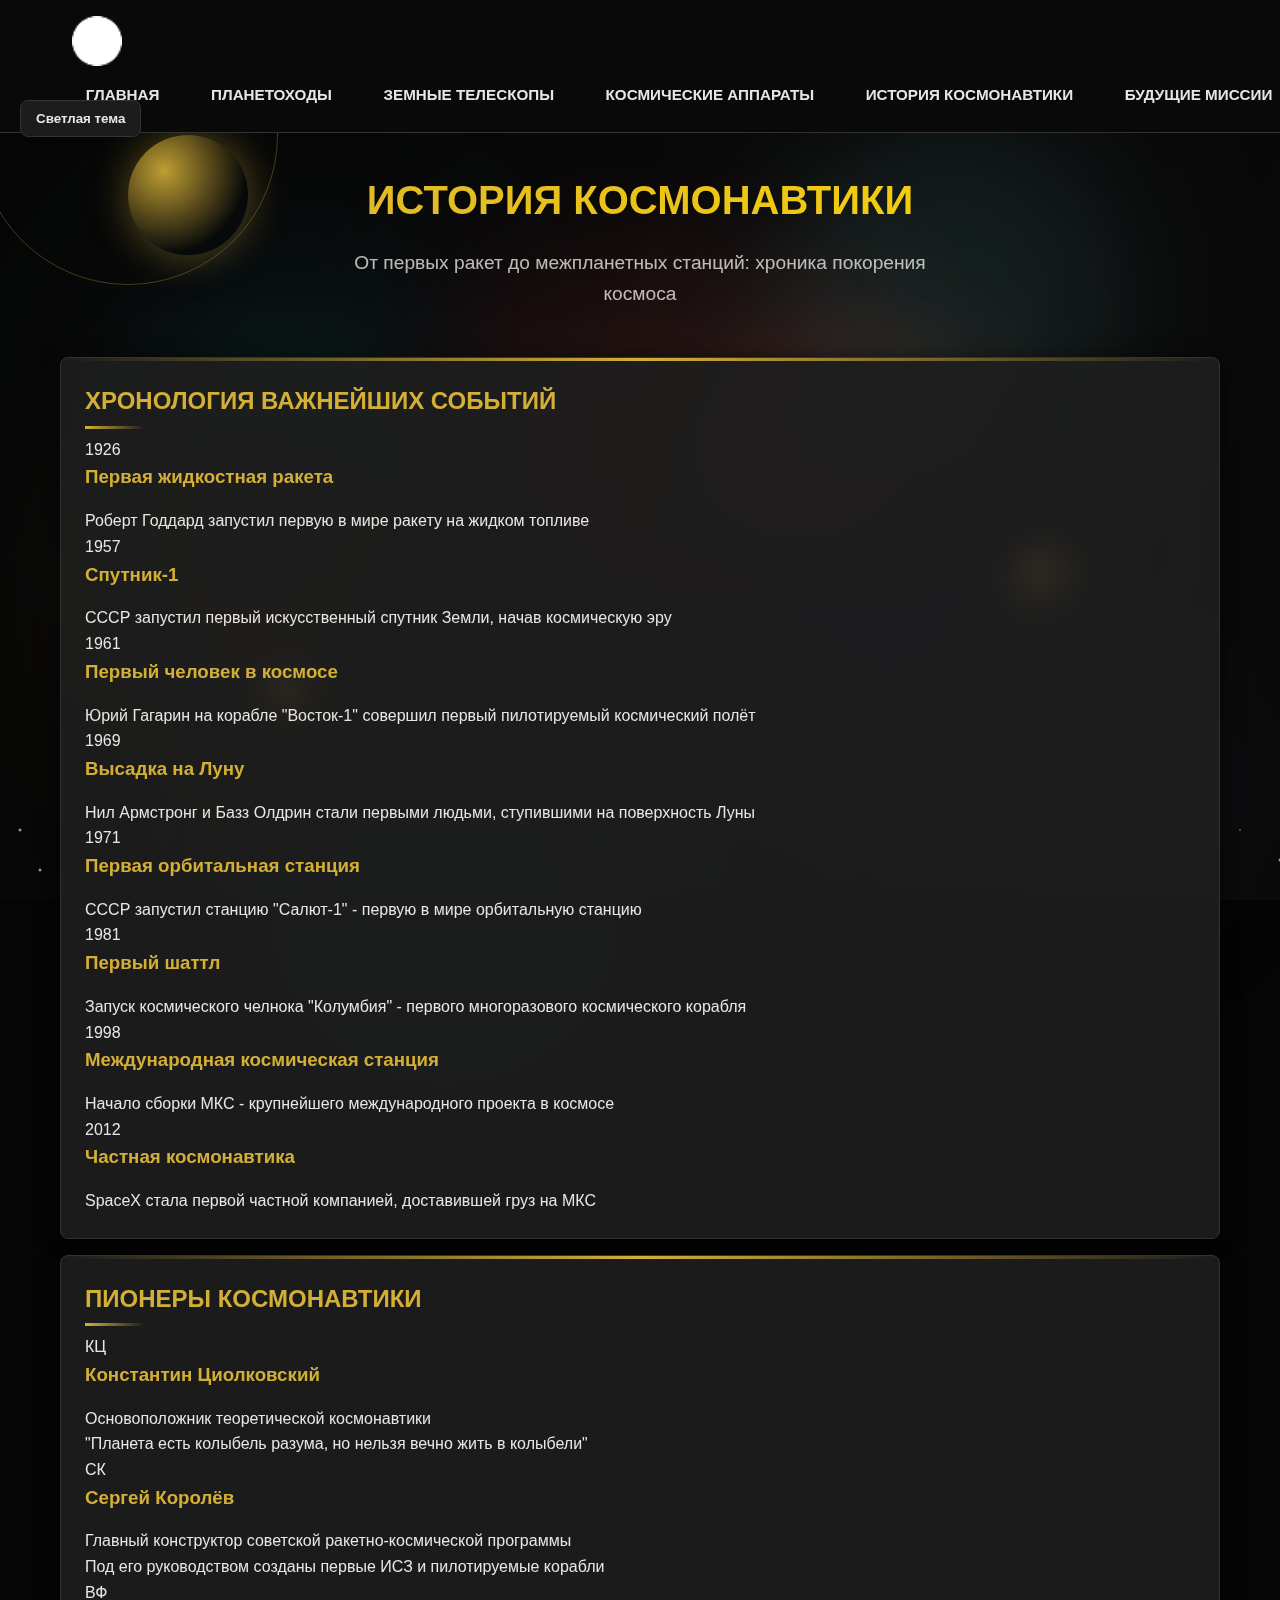
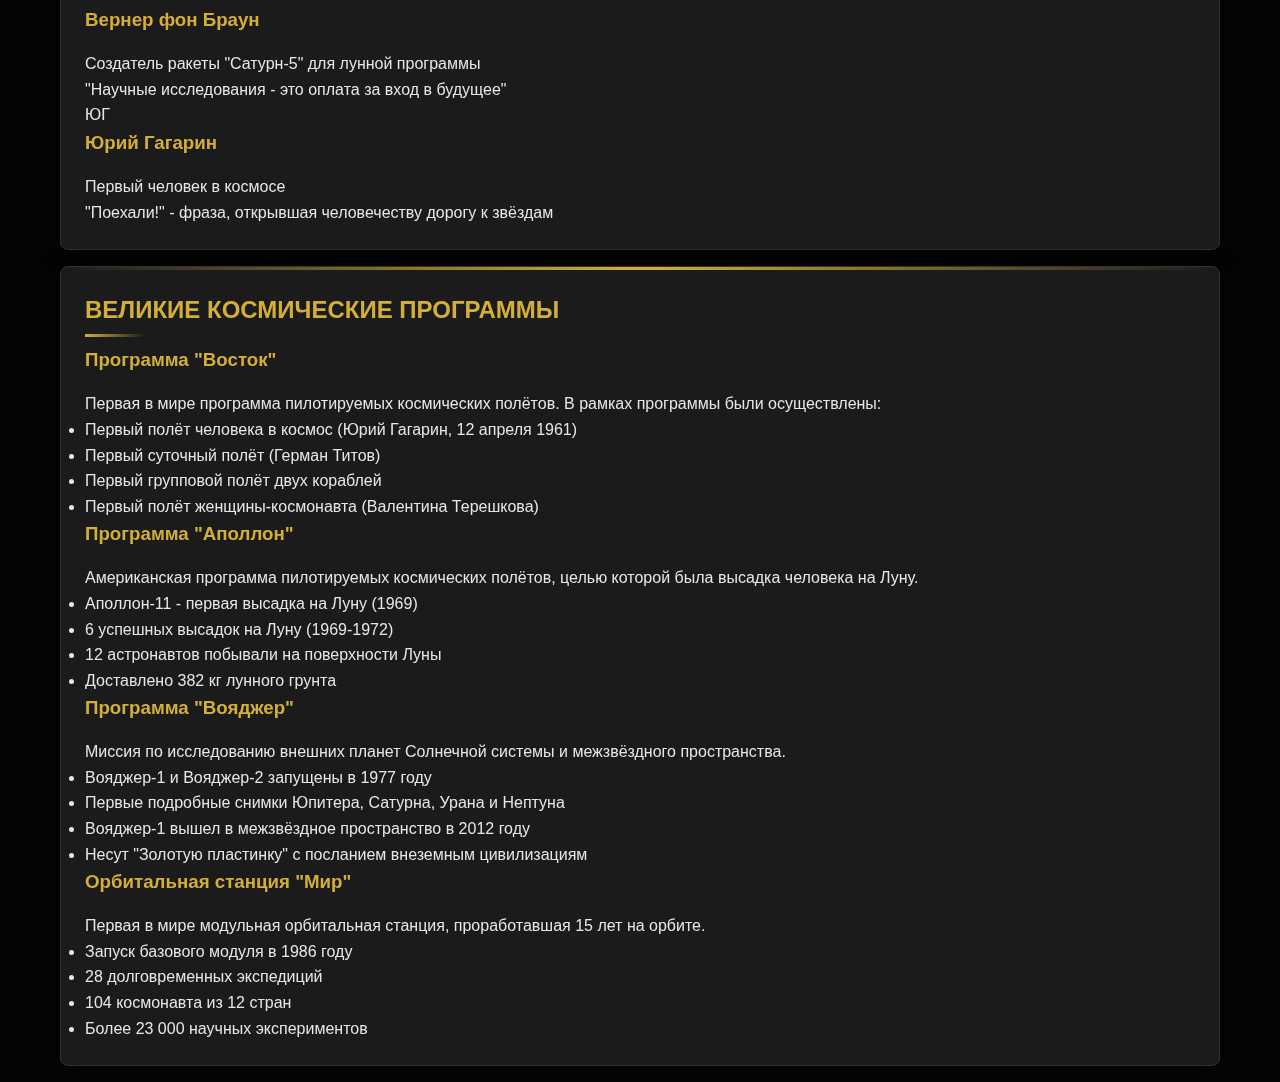
<file: 4.html>
<!DOCTYPE html>
<html lang="ru" data-theme="dark">
<head>
    <meta charset="UTF-8">
    <meta name="viewport" content="width=device-width, initial-scale=1.0">
    <title>История космонавтики - Исследование космоса</title>
    <link rel="stylesheet" href="base.css">
    <link rel="stylesheet" href="layout.css">
    <link rel="stylesheet" href="components.css">
    <link rel="stylesheet" href="astronomy.css">
    <link rel="stylesheet" href="themes.css">
    <link rel="icon" href="icon.png">
</head>

<body>
    <!-- Астрономический фон -->
    <div class="cosmic-background">
        <div class="stars"></div>
        <div class="orbit orbit-1"></div>
        <div class="planet planet-1"></div>
        <div class="orbit orbit-2"></div>
        <div class="planet planet-2"></div>
        <div class="orbit orbit-3"></div>
        <div class="planet planet-3"></div>
        <div class="nebula nebula-1"></div>
        <div class="nebula nebula-2"></div>
        <div class="nebula nebula-3"></div>
        <div class="nebula nebula-4"></div>
        <div class="nebula nebula-5"></div>
        <div class="nebula nebula-6"></div>
        <div class="nebula nebula-7"></div>
        <div class="nebula nebula-8"></div>
    </div>

    <div class="content-overlay">
        <header>
    <nav>
        <a href="index.html"><img src="icon.png" alt="Логотип" class="logo"></a>

        <!-- Переключатель темы -->
        <div class="theme-switcher">
            <button class="theme-btn" id="themeToggle">Светлая тема</button>
        </div>

        <!-- Десктопное меню -->
        <div class="desktop-nav">
            <a href="index.html">ГЛАВНАЯ</a>
            <a href="1.html">ПЛАНЕТОХОДЫ</a>
            <a href="2.html">ЗЕМНЫЕ ТЕЛЕСКОПЫ</a>
            <a href="3.html">КОСМИЧЕСКИЕ АППАРАТЫ</a>
            <a href="4.html">ИСТОРИЯ КОСМОНАВТИКИ</a>
            <a href="5.html">БУДУЩИЕ МИССИИ</a>
        </div>

        <!-- Бургер-меню -->
        <input type="checkbox" id="burger-toggle">
        <label for="burger-toggle" class="burger-icon">
            <span></span>
            <span></span>
            <span></span>
        </label>

        <!-- Мобильное меню -->
        <div class="mobile-nav">
            <a href="index.html">ГЛАВНАЯ</a>
            <a href="1.html">ПЛАНЕТОХОДЫ</a>
            <a href="2.html">ЗЕМНЫЕ ТЕЛЕСКОПЫ</a>
            <a href="3.html">КОСМИЧЕСКИЕ АППАРАТЫ</a>
            <a href="4.html">ИСТОРИЯ КОСМОНАВТИКИ</a>
            <a href="5.html">БУДУЩИЕ МИССИИ</a>
        </div>
    </nav>
</header>

        <main>
            <!-- Заголовок страницы -->
            <section class="page-header">
                <div class="container">
                    <h1>ИСТОРИЯ КОСМОНАВТИКИ</h1>
                    <p class="page-subtitle">От первых ракет до межпланетных станций: хроника покорения космоса</p>
                </div>
            </section>

            <!-- Хронология -->
            <section class="container">
                <div class="card">
                    <h2>ХРОНОЛОГИЯ ВАЖНЕЙШИХ СОБЫТИЙ</h2>
                    
                    <div class="timeline-vertical">
                        <div class="timeline-event">
                            <div class="event-year">1926</div>
                            <div class="event-content">
                                <h3>Первая жидкостная ракета</h3>
                                <p>Роберт Годдард запустил первую в мире ракету на жидком топливе</p>
                            </div>
                        </div>
                        
                        <div class="timeline-event">
                            <div class="event-year">1957</div>
                            <div class="event-content">
                                <h3>Спутник-1</h3>
                                <p>СССР запустил первый искусственный спутник Земли, начав космическую эру</p>
                            </div>
                        </div>
                        
                        <div class="timeline-event">
                            <div class="event-year">1961</div>
                            <div class="event-content">
                                <h3>Первый человек в космосе</h3>
                                <p>Юрий Гагарин на корабле "Восток-1" совершил первый пилотируемый космический полёт</p>
                            </div>
                        </div>
                        
                        <div class="timeline-event">
                            <div class="event-year">1969</div>
                            <div class="event-content">
                                <h3>Высадка на Луну</h3>
                                <p>Нил Армстронг и Базз Олдрин стали первыми людьми, ступившими на поверхность Луны</p>
                            </div>
                        </div>
                        
                        <div class="timeline-event">
                            <div class="event-year">1971</div>
                            <div class="event-content">
                                <h3>Первая орбитальная станция</h3>
                                <p>СССР запустил станцию "Салют-1" - первую в мире орбитальную станцию</p>
                            </div>
                        </div>
                        
                        <div class="timeline-event">
                            <div class="event-year">1981</div>
                            <div class="event-content">
                                <h3>Первый шаттл</h3>
                                <p>Запуск космического челнока "Колумбия" - первого многоразового космического корабля</p>
                            </div>
                        </div>
                        
                        <div class="timeline-event">
                            <div class="event-year">1998</div>
                            <div class="event-content">
                                <h3>Международная космическая станция</h3>
                                <p>Начало сборки МКС - крупнейшего международного проекта в космосе</p>
                            </div>
                        </div>
                        
                        <div class="timeline-event">
                            <div class="event-year">2012</div>
                            <div class="event-content">
                                <h3>Частная космонавтика</h3>
                                <p>SpaceX стала первой частной компанией, доставившей груз на МКС</p>
                            </div>
                        </div>
                    </div>
                </div>
            </section>

            <!-- Ключевые личности -->
            <section class="container">
                <div class="card">
                    <h2>ПИОНЕРЫ КОСМОНАВТИКИ</h2>
                    
                    <div class="person-grid">
                        <div class="person-card">
                            <div class="person-image">
                                <div class="avatar">КЦ</div>
                            </div>
                            <h3>Константин Циолковский</h3>
                            <p class="person-role">Основоположник теоретической космонавтики</p>
                            <p>"Планета есть колыбель разума, но нельзя вечно жить в колыбели"</p>
                        </div>
                        
                        <div class="person-card">
                            <div class="person-image">
                                <div class="avatar">СК</div>
                            </div>
                            <h3>Сергей Королёв</h3>
                            <p class="person-role">Главный конструктор советской ракетно-космической программы</p>
                            <p>Под его руководством созданы первые ИСЗ и пилотируемые корабли</p>
                        </div>
                        
                        <div class="person-card">
                            <div class="person-image">
                                <div class="avatar">ВФ</div>
                            </div>
                            <h3>Вернер фон Браун</h3>
                            <p class="person-role">Создатель ракеты "Сатурн-5" для лунной программы</p>
                            <p>"Научные исследования - это оплата за вход в будущее"</p>
                        </div>
                        
                        <div class="person-card">
                            <div class="person-image">
                                <div class="avatar">ЮГ</div>
                            </div>
                            <h3>Юрий Гагарин</h3>
                            <p class="person-role">Первый человек в космосе</p>
                            <p>"Поехали!" - фраза, открывшая человечеству дорогу к звёздам</p>
                        </div>
                    </div>
                </div>
            </section>

            <!-- Программы исследования -->
            <section class="container">
                <div class="card">
                    <h2>ВЕЛИКИЕ КОСМИЧЕСКИЕ ПРОГРАММЫ</h2>
                    
                    <div class="program-tabs">
 
                        
                        <div class="tab-content">
                            <div class="tab-pane active" id="vostok">
                                <h3>Программа "Восток"</h3>
                                <p>Первая в мире программа пилотируемых космических полётов. В рамках программы были осуществлены:</p>
                                <ul>
                                    <li>Первый полёт человека в космос (Юрий Гагарин, 12 апреля 1961)</li>
                                    <li>Первый суточный полёт (Герман Титов)</li>
                                    <li>Первый групповой полёт двух кораблей</li>
                                    <li>Первый полёт женщины-космонавта (Валентина Терешкова)</li>
                                </ul>
                            </div>
                            
                            <div class="tab-pane" id="apollo">
                                <h3>Программа "Аполлон"</h3>
                                <p>Американская программа пилотируемых космических полётов, целью которой была высадка человека на Луну.</p>
                                <ul>
                                    <li>Аполлон-11 - первая высадка на Луну (1969)</li>
                                    <li>6 успешных высадок на Луну (1969-1972)</li>
                                    <li>12 астронавтов побывали на поверхности Луны</li>
                                    <li>Доставлено 382 кг лунного грунта</li>
                                </ul>
                            </div>
                            
                            <div class="tab-pane" id="voyager">
                                <h3>Программа "Вояджер"</h3>
                                <p>Миссия по исследованию внешних планет Солнечной системы и межзвёздного пространства.</p>
                                <ul>
                                    <li>Вояджер-1 и Вояджер-2 запущены в 1977 году</li>
                                    <li>Первые подробные снимки Юпитера, Сатурна, Урана и Нептуна</li>
                                    <li>Вояджер-1 вышел в межзвёздное пространство в 2012 году</li>
                                    <li>Несут "Золотую пластинку" с посланием внеземным цивилизациям</li>
                                </ul>
                            </div>
                            
                            <div class="tab-pane" id="mir">
                                <h3>Орбитальная станция "Мир"</h3>
                                <p>Первая в мире модульная орбитальная станция, проработавшая 15 лет на орбите.</p>
                                <ul>
                                    <li>Запуск базового модуля в 1986 году</li>
                                    <li>28 долговременных экспедиций</li>
                                    <li>104 космонавта из 12 стран</li>
                                    <li>Более 23 000 научных экспериментов</li>
                                </ul>
                            </div>
                        </div>
                    </div>
                </div>
            </section>
        </main>

    <!-- Подключаем скрипты -->
    <script src="script.js"></script>
</body>
</html>
</file>
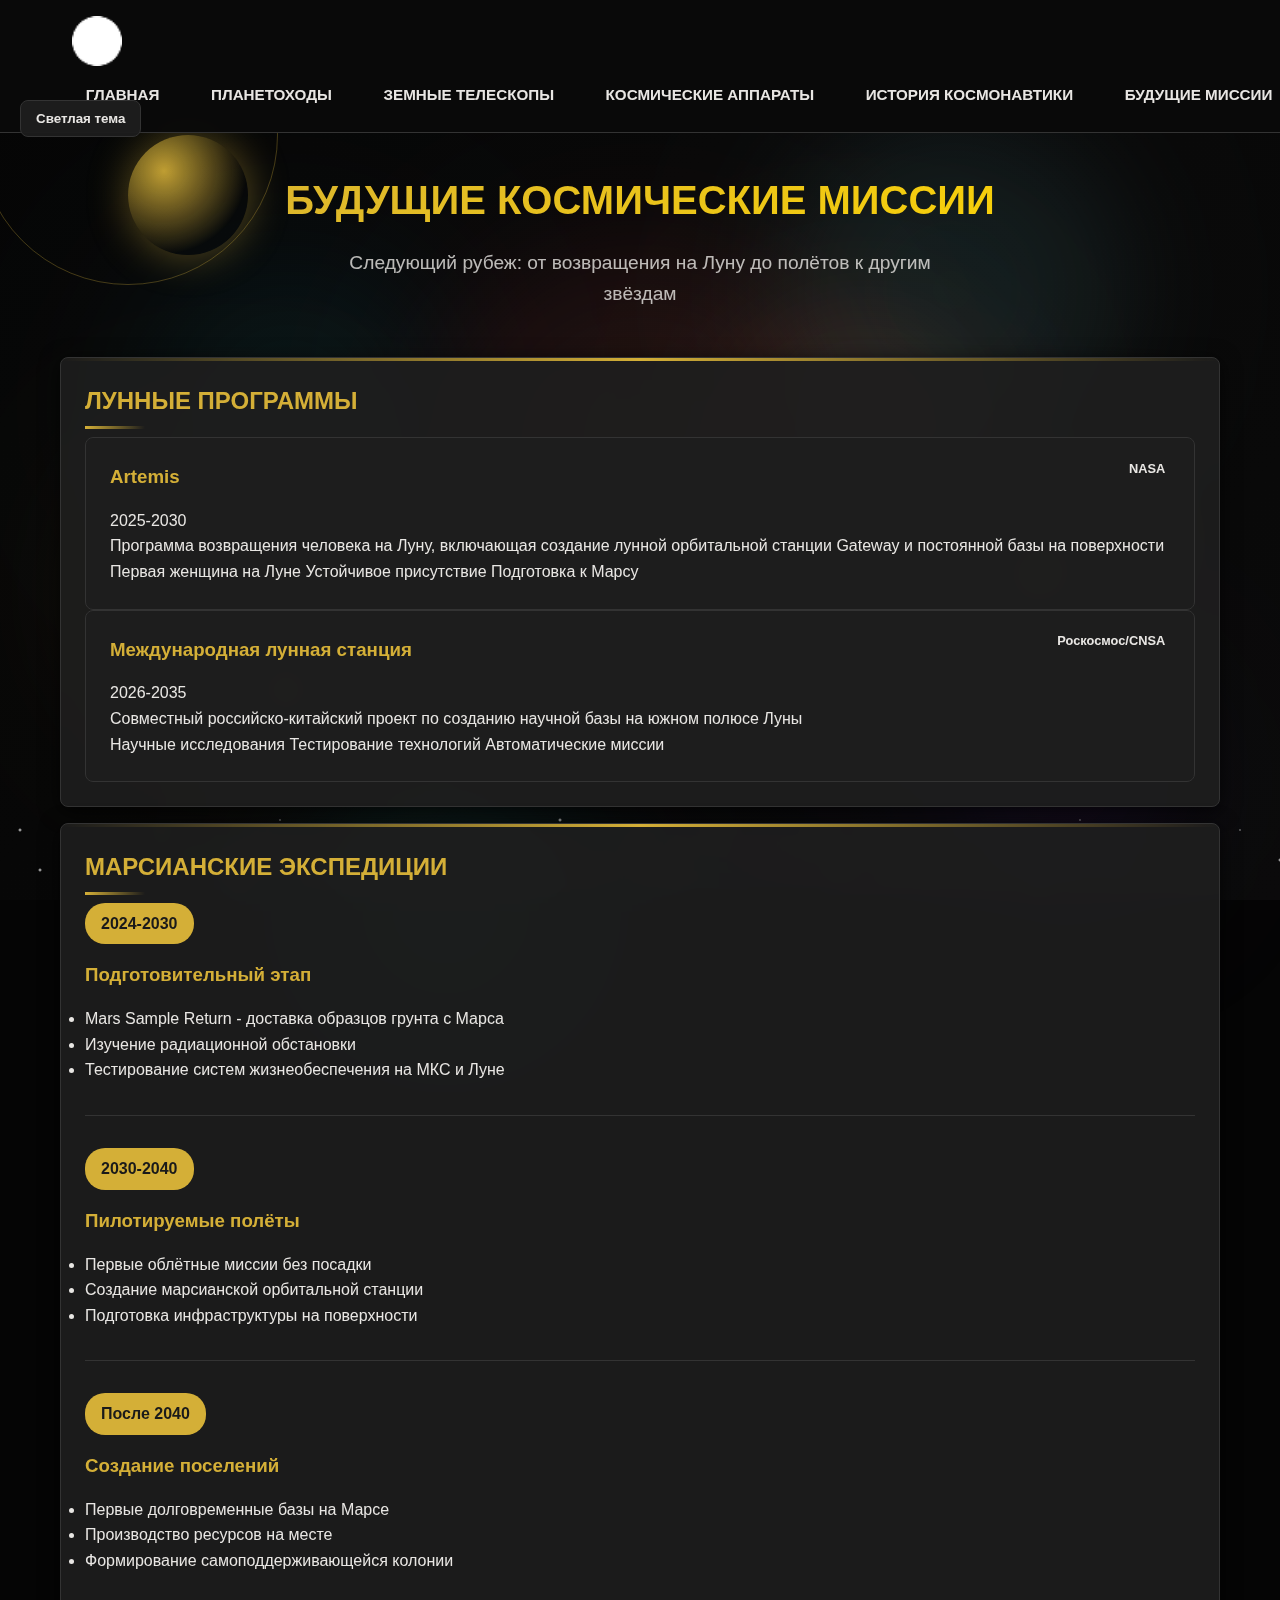
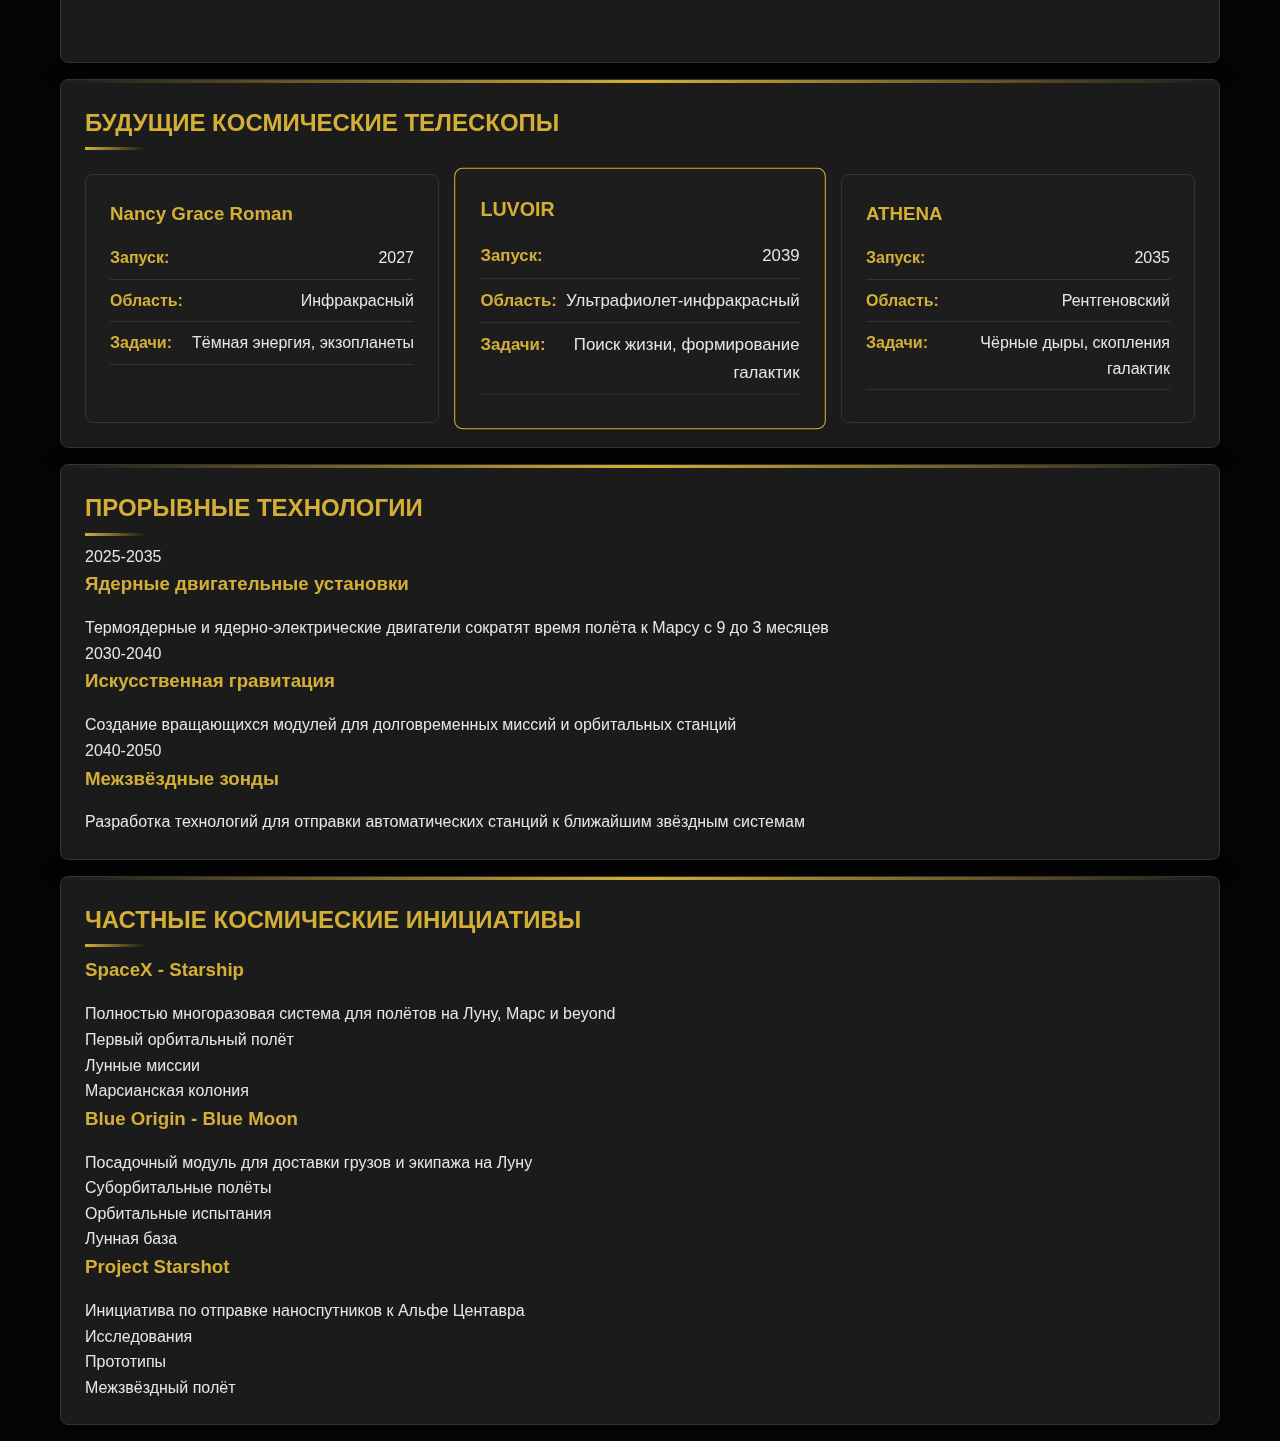
<file: 5.HTML>
<!DOCTYPE html>
<html lang="ru" data-theme="dark">
<head>
    <meta charset="UTF-8">
    <meta name="viewport" content="width=device-width, initial-scale=1.0">
    <title>Будущие миссии - Исследование космоса</title>
    <link rel="stylesheet" href="base.css">
    <link rel="stylesheet" href="layout.css">
    <link rel="stylesheet" href="components.css">
    <link rel="stylesheet" href="astronomy.css">
    <link rel="stylesheet" href="themes.css">
    <link rel="icon" href="icon.png">
</head>

<body>
    <!-- Астрономический фон -->
    <div class="cosmic-background">
        <div class="stars"></div>
        <div class="orbit orbit-1"></div>
        <div class="planet planet-1"></div>
        <div class="orbit orbit-2"></div>
        <div class="planet planet-2"></div>
        <div class="orbit orbit-3"></div>
        <div class="planet planet-3"></div>
        <div class="nebula nebula-1"></div>
        <div class="nebula nebula-2"></div>
        <div class="nebula nebula-3"></div>
        <div class="nebula nebula-4"></div>
        <div class="nebula nebula-5"></div>
        <div class="nebula nebula-6"></div>
        <div class="nebula nebula-7"></div>
        <div class="nebula nebula-8"></div>
    </div>

    <div class="content-overlay">
        <header>
    <nav>
        <a href="index.html"><img src="icon.png" alt="Логотип" class="logo"></a>

        <!-- Переключатель темы -->
        <div class="theme-switcher">
            <button class="theme-btn" id="themeToggle">Светлая тема</button>
        </div>

        <!-- Десктопное меню -->
        <div class="desktop-nav">
            <a href="index.html">ГЛАВНАЯ</a>
            <a href="1.html">ПЛАНЕТОХОДЫ</a>
            <a href="2.html">ЗЕМНЫЕ ТЕЛЕСКОПЫ</a>
            <a href="3.html">КОСМИЧЕСКИЕ АППАРАТЫ</a>
            <a href="4.html">ИСТОРИЯ КОСМОНАВТИКИ</a>
            <a href="5.html">БУДУЩИЕ МИССИИ</a>
        </div>

        <!-- Бургер-меню -->
        <input type="checkbox" id="burger-toggle">
        <label for="burger-toggle" class="burger-icon">
            <span></span>
            <span></span>
            <span></span>
        </label>

        <!-- Мобильное меню -->
        <div class="mobile-nav">
            <a href="index.html">ГЛАВНАЯ</a>
            <a href="1.html">ПЛАНЕТОХОДЫ</a>
            <a href="2.html">ЗЕМНЫЕ ТЕЛЕСКОПЫ</a>
            <a href="3.html">КОСМИЧЕСКИЕ АППАРАТЫ</a>
            <a href="4.html">ИСТОРИЯ КОСМОНАВТИКИ</a>
            <a href="5.html">БУДУЩИЕ МИССИИ</a>
        </div>
    </nav>
</header>

        <main>
            <!-- Заголовок страницы -->
            <section class="page-header">
                <div class="container">
                    <h1>БУДУЩИЕ КОСМИЧЕСКИЕ МИССИИ</h1>
                    <p class="page-subtitle">Следующий рубеж: от возвращения на Луну до полётов к другим звёздам</p>
                </div>
            </section>

            <!-- Лунные программы -->
            <section class="container">
                <div class="card">
                    <h2>ЛУННЫЕ ПРОГРАММЫ</h2>
                    
                    <div class="mission-grid">
                        <div class="mission-card">
                            <div class="mission-badge">NASA</div>
                            <h3>Artemis</h3>
                            <div class="mission-date">2025-2030</div>
                            <p>Программа возвращения человека на Луну, включающая создание лунной орбитальной станции Gateway и постоянной базы на поверхности</p>
                            <div class="mission-goals">
                                <span class="goal-tag">Первая женщина на Луне</span>
                                <span class="goal-tag">Устойчивое присутствие</span>
                                <span class="goal-tag">Подготовка к Марсу</span>
                            </div>
                        </div>
                        
                        <div class="mission-card">
                            <div class="mission-badge">Роскосмос/CNSA</div>
                            <h3>Международная лунная станция</h3>
                            <div class="mission-date">2026-2035</div>
                            <p>Совместный российско-китайский проект по созданию научной базы на южном полюсе Луны</p>
                            <div class="mission-goals">
                                <span class="goal-tag">Научные исследования</span>
                                <span class="goal-tag">Тестирование технологий</span>
                                <span class="goal-tag">Автоматические миссии</span>
                            </div>
                        </div>
                    </div>
                </div>
            </section>

            <!-- Марсианские миссии -->
            <section class="container">
                <div class="card">
                    <h2>МАРСИАНСКИЕ ЭКСПЕДИЦИИ</h2>
                    
                    <div class="mission-timeline">
                        <div class="mission-phase">
                            <div class="phase-year">2024-2030</div>
                            <h3>Подготовительный этап</h3>
                            <ul>
                                <li>Mars Sample Return - доставка образцов грунта с Марса</li>
                                <li>Изучение радиационной обстановки</li>
                                <li>Тестирование систем жизнеобеспечения на МКС и Луне</li>
                            </ul>
                        </div>
                        
                        <div class="mission-phase">
                            <div class="phase-year">2030-2040</div>
                            <h3>Пилотируемые полёты</h3>
                            <ul>
                                <li>Первые облётные миссии без посадки</li>
                                <li>Создание марсианской орбитальной станции</li>
                                <li>Подготовка инфраструктуры на поверхности</li>
                            </ul>
                        </div>
                        
                        <div class="mission-phase">
                            <div class="phase-year">После 2040</div>
                            <h3>Создание поселений</h3>
                            <ul>
                                <li>Первые долговременные базы на Марсе</li>
                                <li>Производство ресурсов на месте</li>
                                <li>Формирование самоподдерживающейся колонии</li>
                            </ul>
                        </div>
                    </div>
                </div>
            </section>

            <!-- Новые телескопы -->
            <section class="container">
                <div class="card">
                    <h2>БУДУЩИЕ КОСМИЧЕСКИЕ ТЕЛЕСКОПЫ</h2>
                    
                    <div class="telescope-comparison">
                        <div class="telescope-card">
                            <h3>Nancy Grace Roman</h3>
                            <div class="telescope-specs">
                                <div class="spec">
                                    <span class="spec-label">Запуск:</span>
                                    <span class="spec-value">2027</span>
                                </div>
                                <div class="spec">
                                    <span class="spec-label">Область:</span>
                                    <span class="spec-value">Инфракрасный</span>
                                </div>
                                <div class="spec">
                                    <span class="spec-label">Задачи:</span>
                                    <span class="spec-value">Тёмная энергия, экзопланеты</span>
                                </div>
                            </div>
                        </div>
                        
                        <div class="telescope-card featured">
                            <h3>LUVOIR</h3>
                            <div class="telescope-specs">
                                <div class="spec">
                                    <span class="spec-label">Запуск:</span>
                                    <span class="spec-value">2039</span>
                                </div>
                                <div class="spec">
                                    <span class="spec-label">Область:</span>
                                    <span class="spec-value">Ультрафиолет-инфракрасный</span>
                                </div>
                                <div class="spec">
                                    <span class="spec-label">Задачи:</span>
                                    <span class="spec-value">Поиск жизни, формирование галактик</span>
                                </div>
                            </div>
                        </div>
                        
                        <div class="telescope-card">
                            <h3>ATHENA</h3>
                            <div class="telescope-specs">
                                <div class="spec">
                                    <span class="spec-label">Запуск:</span>
                                    <span class="spec-value">2035</span>
                                </div>
                                <div class="spec">
                                    <span class="spec-label">Область:</span>
                                    <span class="spec-value">Рентгеновский</span>
                                </div>
                                <div class="spec">
                                    <span class="spec-label">Задачи:</span>
                                    <span class="spec-value">Чёрные дыры, скопления галактик</span>
                                </div>
                            </div>
                        </div>
                    </div>
                </div>
            </section>

            <!-- Прорывные технологии -->
            <section class="container">
                <div class="card">
                    <h2>ПРОРЫВНЫЕ ТЕХНОЛОГИИ</h2>
                    
                    <div class="tech-roadmap">
                        <div class="roadmap-item">
                            <div class="roadmap-period">2025-2035</div>
                            <div class="roadmap-content">
                                <h3>Ядерные двигательные установки</h3>
                                <p>Термоядерные и ядерно-электрические двигатели сократят время полёта к Марсу с 9 до 3 месяцев</p>
                                <div class="progress-bar">
                                    <div class="progress" style="width: 40%"></div>
                                </div>
                            </div>
                        </div>
                        
                        <div class="roadmap-item">
                            <div class="roadmap-period">2030-2040</div>
                            <div class="roadmap-content">
                                <h3>Искусственная гравитация</h3>
                                <p>Создание вращающихся модулей для долговременных миссий и орбитальных станций</p>
                                <div class="progress-bar">
                                    <div class="progress" style="width: 20%"></div>
                                </div>
                            </div>
                        </div>
                        
                        <div class="roadmap-item">
                            <div class="roadmap-period">2040-2050</div>
                            <div class="roadmap-content">
                                <h3>Межзвёздные зонды</h3>
                                <p>Разработка технологий для отправки автоматических станций к ближайшим звёздным системам</p>
                                <div class="progress-bar">
                                    <div class="progress" style="width: 10%"></div>
                                </div>
                            </div>
                        </div>
                    </div>
                </div>
            </section>

            <!-- Частные инициативы -->
            <section class="container">
                <div class="card">
                    <h2>ЧАСТНЫЕ КОСМИЧЕСКИЕ ИНИЦИАТИВЫ</h2>
                    
                    <div class="initiative-cards">
                        <div class="initiative-card">
                            <h3>SpaceX - Starship</h3>
                            <p>Полностью многоразовая система для полётов на Луну, Марс и beyond</p>
                            <div class="milestones">
                                <div class="milestone achieved">Первый орбитальный полёт</div>
                                <div class="milestone current">Лунные миссии</div>
                                <div class="milestone future">Марсианская колония</div>
                            </div>
                        </div>
                        
                        <div class="initiative-card">
                            <h3>Blue Origin - Blue Moon</h3>
                            <p>Посадочный модуль для доставки грузов и экипажа на Луну</p>
                            <div class="milestones">
                                <div class="milestone achieved">Суборбитальные полёты</div>
                                <div class="milestone current">Орбитальные испытания</div>
                                <div class="milestone future">Лунная база</div>
                            </div>
                        </div>
                        
                        <div class="initiative-card">
                            <h3>Project Starshot</h3>
                            <p>Инициатива по отправке наноспутников к Альфе Центавра</p>
                            <div class="milestones">
                                <div class="milestone current">Исследования</div>
                                <div class="milestone future">Прототипы</div>
                                <div class="milestone distant">Межзвёздный полёт</div>
                            </div>
                        </div>
                    </div>
                </div>
            </section>
        </main>

    <!-- Подключаем скрипты -->
    <script src="script.js"></script>
</body>
</html>
</file>
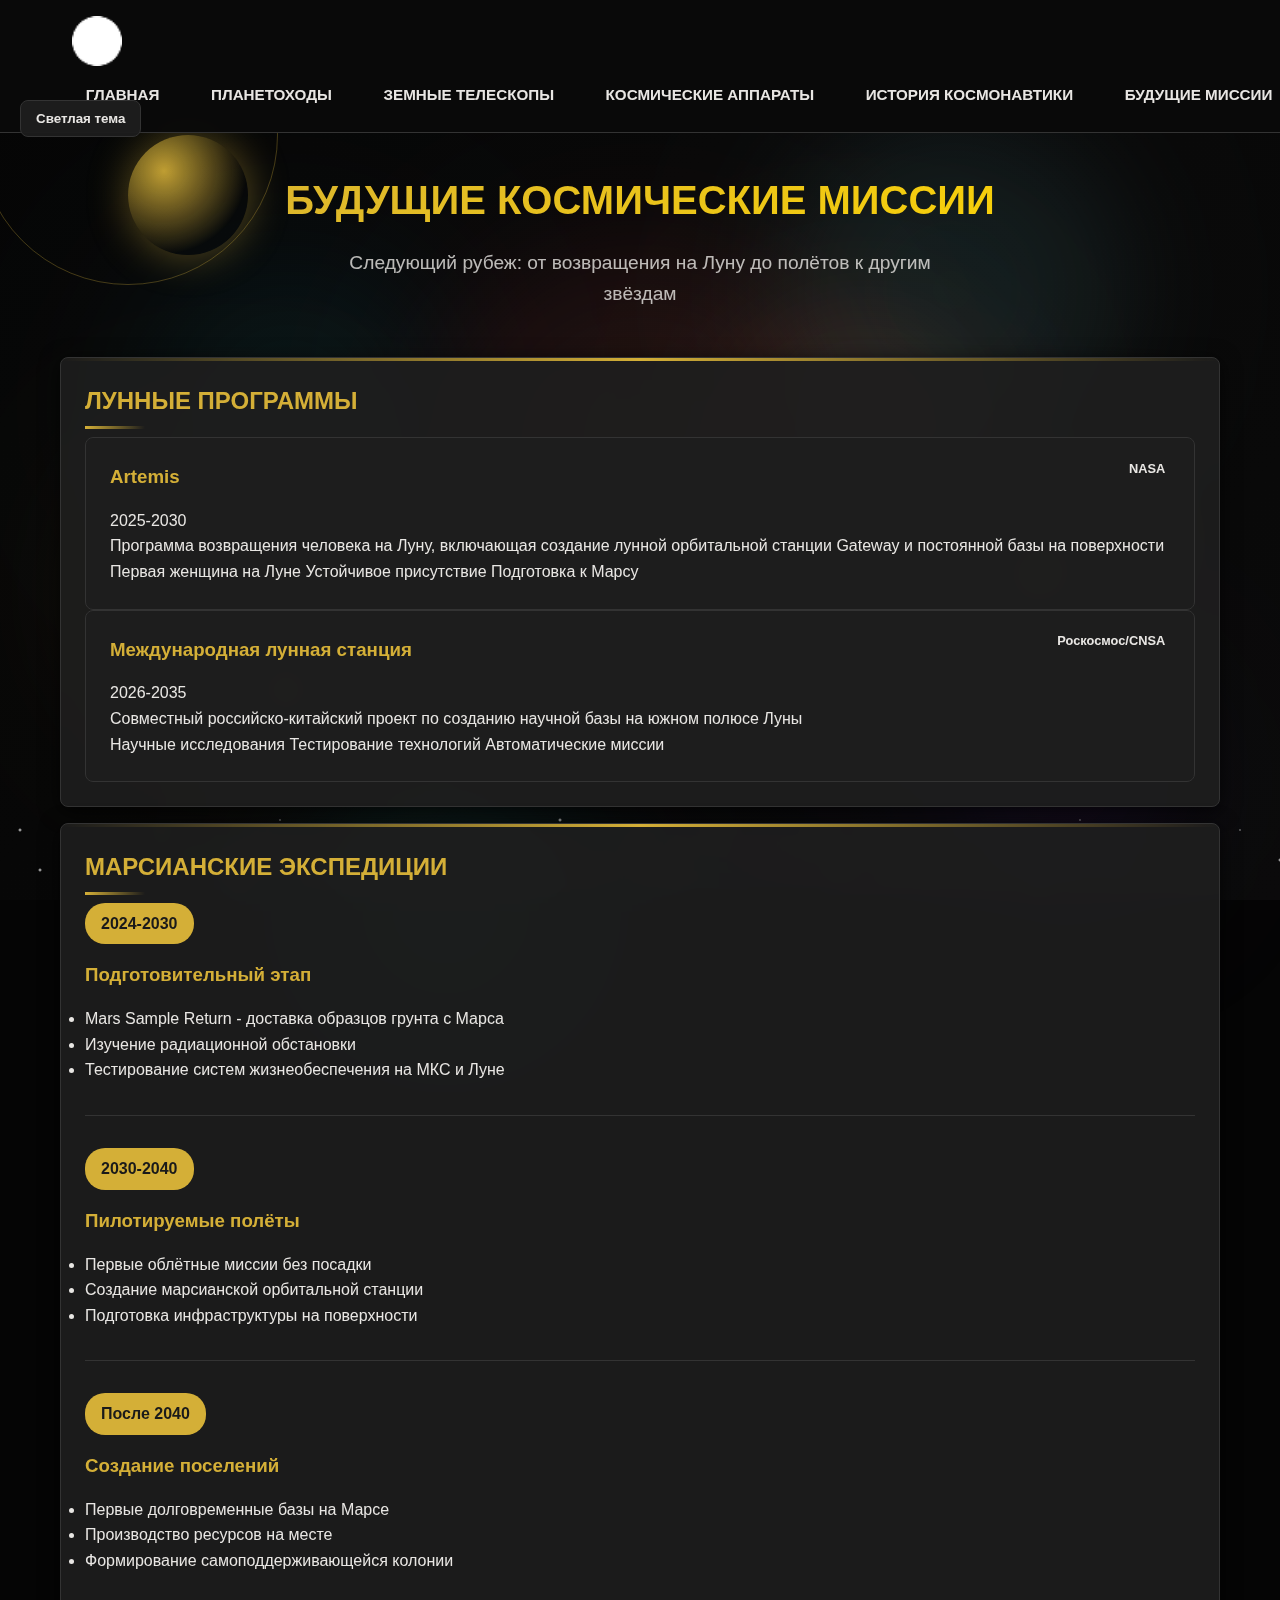
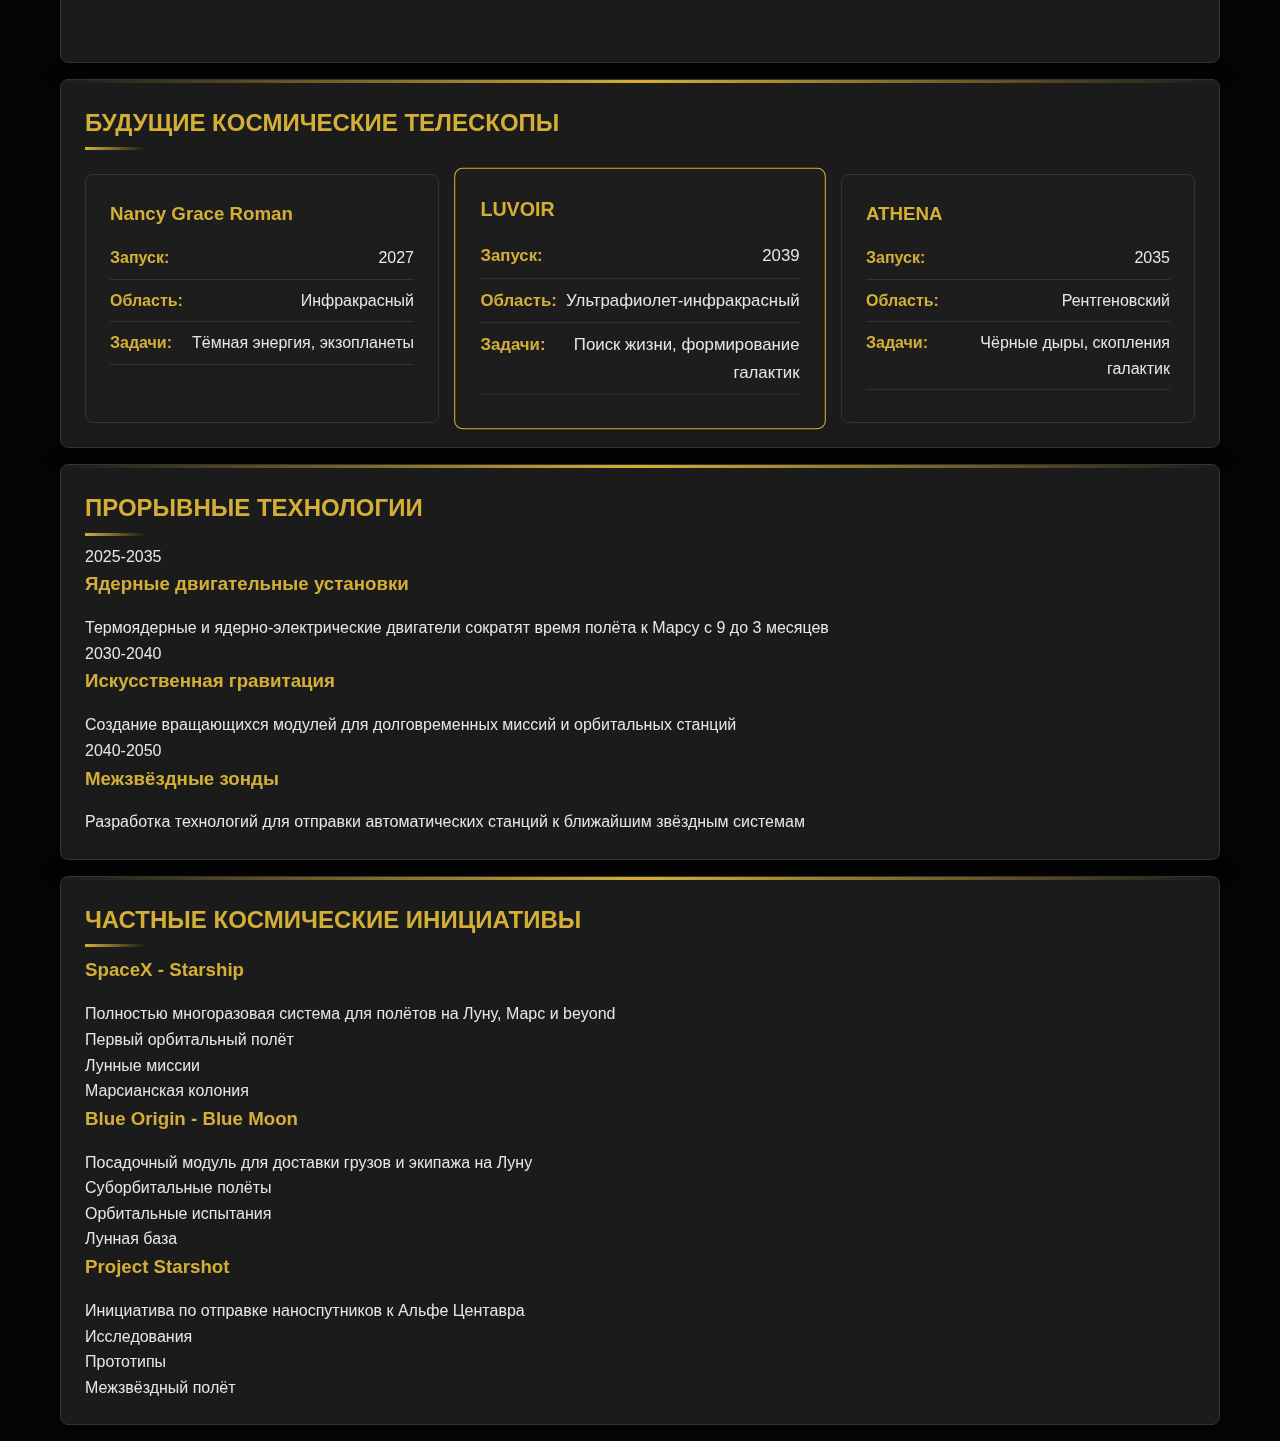
<file: 5.html>
<!DOCTYPE html>
<html lang="ru" data-theme="dark">
<head>
    <meta charset="UTF-8">
    <meta name="viewport" content="width=device-width, initial-scale=1.0">
    <title>Будущие миссии - Исследование космоса</title>
    <link rel="stylesheet" href="base.css">
    <link rel="stylesheet" href="layout.css">
    <link rel="stylesheet" href="components.css">
    <link rel="stylesheet" href="astronomy.css">
    <link rel="stylesheet" href="themes.css">
    <link rel="icon" href="icon.png">
</head>

<body>
    <!-- Астрономический фон -->
    <div class="cosmic-background">
        <div class="stars"></div>
        <div class="orbit orbit-1"></div>
        <div class="planet planet-1"></div>
        <div class="orbit orbit-2"></div>
        <div class="planet planet-2"></div>
        <div class="orbit orbit-3"></div>
        <div class="planet planet-3"></div>
        <div class="nebula nebula-1"></div>
        <div class="nebula nebula-2"></div>
        <div class="nebula nebula-3"></div>
        <div class="nebula nebula-4"></div>
        <div class="nebula nebula-5"></div>
        <div class="nebula nebula-6"></div>
        <div class="nebula nebula-7"></div>
        <div class="nebula nebula-8"></div>
    </div>

    <div class="content-overlay">
        <header>
    <nav>
        <a href="index.html"><img src="icon.png" alt="Логотип" class="logo"></a>

        <!-- Переключатель темы -->
        <div class="theme-switcher">
            <button class="theme-btn" id="themeToggle">Светлая тема</button>
        </div>

        <!-- Десктопное меню -->
        <div class="desktop-nav">
            <a href="index.html">ГЛАВНАЯ</a>
            <a href="1.html">ПЛАНЕТОХОДЫ</a>
            <a href="2.html">ЗЕМНЫЕ ТЕЛЕСКОПЫ</a>
            <a href="3.html">КОСМИЧЕСКИЕ АППАРАТЫ</a>
            <a href="4.html">ИСТОРИЯ КОСМОНАВТИКИ</a>
            <a href="5.html">БУДУЩИЕ МИССИИ</a>
        </div>

        <!-- Бургер-меню -->
        <input type="checkbox" id="burger-toggle">
        <label for="burger-toggle" class="burger-icon">
            <span></span>
            <span></span>
            <span></span>
        </label>

        <!-- Мобильное меню -->
        <div class="mobile-nav">
            <a href="index.html">ГЛАВНАЯ</a>
            <a href="1.html">ПЛАНЕТОХОДЫ</a>
            <a href="2.html">ЗЕМНЫЕ ТЕЛЕСКОПЫ</a>
            <a href="3.html">КОСМИЧЕСКИЕ АППАРАТЫ</a>
            <a href="4.html">ИСТОРИЯ КОСМОНАВТИКИ</a>
            <a href="5.html">БУДУЩИЕ МИССИИ</a>
        </div>
    </nav>
</header>

        <main>
            <!-- Заголовок страницы -->
            <section class="page-header">
                <div class="container">
                    <h1>БУДУЩИЕ КОСМИЧЕСКИЕ МИССИИ</h1>
                    <p class="page-subtitle">Следующий рубеж: от возвращения на Луну до полётов к другим звёздам</p>
                </div>
            </section>

            <!-- Лунные программы -->
            <section class="container">
                <div class="card">
                    <h2>ЛУННЫЕ ПРОГРАММЫ</h2>
                    
                    <div class="mission-grid">
                        <div class="mission-card">
                            <div class="mission-badge">NASA</div>
                            <h3>Artemis</h3>
                            <div class="mission-date">2025-2030</div>
                            <p>Программа возвращения человека на Луну, включающая создание лунной орбитальной станции Gateway и постоянной базы на поверхности</p>
                            <div class="mission-goals">
                                <span class="goal-tag">Первая женщина на Луне</span>
                                <span class="goal-tag">Устойчивое присутствие</span>
                                <span class="goal-tag">Подготовка к Марсу</span>
                            </div>
                        </div>
                        
                        <div class="mission-card">
                            <div class="mission-badge">Роскосмос/CNSA</div>
                            <h3>Международная лунная станция</h3>
                            <div class="mission-date">2026-2035</div>
                            <p>Совместный российско-китайский проект по созданию научной базы на южном полюсе Луны</p>
                            <div class="mission-goals">
                                <span class="goal-tag">Научные исследования</span>
                                <span class="goal-tag">Тестирование технологий</span>
                                <span class="goal-tag">Автоматические миссии</span>
                            </div>
                        </div>
                    </div>
                </div>
            </section>

            <!-- Марсианские миссии -->
            <section class="container">
                <div class="card">
                    <h2>МАРСИАНСКИЕ ЭКСПЕДИЦИИ</h2>
                    
                    <div class="mission-timeline">
                        <div class="mission-phase">
                            <div class="phase-year">2024-2030</div>
                            <h3>Подготовительный этап</h3>
                            <ul>
                                <li>Mars Sample Return - доставка образцов грунта с Марса</li>
                                <li>Изучение радиационной обстановки</li>
                                <li>Тестирование систем жизнеобеспечения на МКС и Луне</li>
                            </ul>
                        </div>
                        
                        <div class="mission-phase">
                            <div class="phase-year">2030-2040</div>
                            <h3>Пилотируемые полёты</h3>
                            <ul>
                                <li>Первые облётные миссии без посадки</li>
                                <li>Создание марсианской орбитальной станции</li>
                                <li>Подготовка инфраструктуры на поверхности</li>
                            </ul>
                        </div>
                        
                        <div class="mission-phase">
                            <div class="phase-year">После 2040</div>
                            <h3>Создание поселений</h3>
                            <ul>
                                <li>Первые долговременные базы на Марсе</li>
                                <li>Производство ресурсов на месте</li>
                                <li>Формирование самоподдерживающейся колонии</li>
                            </ul>
                        </div>
                    </div>
                </div>
            </section>

            <!-- Новые телескопы -->
            <section class="container">
                <div class="card">
                    <h2>БУДУЩИЕ КОСМИЧЕСКИЕ ТЕЛЕСКОПЫ</h2>
                    
                    <div class="telescope-comparison">
                        <div class="telescope-card">
                            <h3>Nancy Grace Roman</h3>
                            <div class="telescope-specs">
                                <div class="spec">
                                    <span class="spec-label">Запуск:</span>
                                    <span class="spec-value">2027</span>
                                </div>
                                <div class="spec">
                                    <span class="spec-label">Область:</span>
                                    <span class="spec-value">Инфракрасный</span>
                                </div>
                                <div class="spec">
                                    <span class="spec-label">Задачи:</span>
                                    <span class="spec-value">Тёмная энергия, экзопланеты</span>
                                </div>
                            </div>
                        </div>
                        
                        <div class="telescope-card featured">
                            <h3>LUVOIR</h3>
                            <div class="telescope-specs">
                                <div class="spec">
                                    <span class="spec-label">Запуск:</span>
                                    <span class="spec-value">2039</span>
                                </div>
                                <div class="spec">
                                    <span class="spec-label">Область:</span>
                                    <span class="spec-value">Ультрафиолет-инфракрасный</span>
                                </div>
                                <div class="spec">
                                    <span class="spec-label">Задачи:</span>
                                    <span class="spec-value">Поиск жизни, формирование галактик</span>
                                </div>
                            </div>
                        </div>
                        
                        <div class="telescope-card">
                            <h3>ATHENA</h3>
                            <div class="telescope-specs">
                                <div class="spec">
                                    <span class="spec-label">Запуск:</span>
                                    <span class="spec-value">2035</span>
                                </div>
                                <div class="spec">
                                    <span class="spec-label">Область:</span>
                                    <span class="spec-value">Рентгеновский</span>
                                </div>
                                <div class="spec">
                                    <span class="spec-label">Задачи:</span>
                                    <span class="spec-value">Чёрные дыры, скопления галактик</span>
                                </div>
                            </div>
                        </div>
                    </div>
                </div>
            </section>

            <!-- Прорывные технологии -->
            <section class="container">
                <div class="card">
                    <h2>ПРОРЫВНЫЕ ТЕХНОЛОГИИ</h2>
                    
                    <div class="tech-roadmap">
                        <div class="roadmap-item">
                            <div class="roadmap-period">2025-2035</div>
                            <div class="roadmap-content">
                                <h3>Ядерные двигательные установки</h3>
                                <p>Термоядерные и ядерно-электрические двигатели сократят время полёта к Марсу с 9 до 3 месяцев</p>
                                <div class="progress-bar">
                                    <div class="progress" style="width: 40%"></div>
                                </div>
                            </div>
                        </div>
                        
                        <div class="roadmap-item">
                            <div class="roadmap-period">2030-2040</div>
                            <div class="roadmap-content">
                                <h3>Искусственная гравитация</h3>
                                <p>Создание вращающихся модулей для долговременных миссий и орбитальных станций</p>
                                <div class="progress-bar">
                                    <div class="progress" style="width: 20%"></div>
                                </div>
                            </div>
                        </div>
                        
                        <div class="roadmap-item">
                            <div class="roadmap-period">2040-2050</div>
                            <div class="roadmap-content">
                                <h3>Межзвёздные зонды</h3>
                                <p>Разработка технологий для отправки автоматических станций к ближайшим звёздным системам</p>
                                <div class="progress-bar">
                                    <div class="progress" style="width: 10%"></div>
                                </div>
                            </div>
                        </div>
                    </div>
                </div>
            </section>

            <!-- Частные инициативы -->
            <section class="container">
                <div class="card">
                    <h2>ЧАСТНЫЕ КОСМИЧЕСКИЕ ИНИЦИАТИВЫ</h2>
                    
                    <div class="initiative-cards">
                        <div class="initiative-card">
                            <h3>SpaceX - Starship</h3>
                            <p>Полностью многоразовая система для полётов на Луну, Марс и beyond</p>
                            <div class="milestones">
                                <div class="milestone achieved">Первый орбитальный полёт</div>
                                <div class="milestone current">Лунные миссии</div>
                                <div class="milestone future">Марсианская колония</div>
                            </div>
                        </div>
                        
                        <div class="initiative-card">
                            <h3>Blue Origin - Blue Moon</h3>
                            <p>Посадочный модуль для доставки грузов и экипажа на Луну</p>
                            <div class="milestones">
                                <div class="milestone achieved">Суборбитальные полёты</div>
                                <div class="milestone current">Орбитальные испытания</div>
                                <div class="milestone future">Лунная база</div>
                            </div>
                        </div>
                        
                        <div class="initiative-card">
                            <h3>Project Starshot</h3>
                            <p>Инициатива по отправке наноспутников к Альфе Центавра</p>
                            <div class="milestones">
                                <div class="milestone current">Исследования</div>
                                <div class="milestone future">Прототипы</div>
                                <div class="milestone distant">Межзвёздный полёт</div>
                            </div>
                        </div>
                    </div>
                </div>
            </section>
        </main>

    <!-- Подключаем скрипты -->
    <script src="script.js"></script>
</body>
</html>
</file>
<file: base.css>
/* Базовые стили и сброс */
* {
    margin: 0;
    padding: 0;
    box-sizing: border-box;
}

:root {
    /* Тёмная тема с золотистыми акцентами */
    --primary-color: #0a0a0a;
    --secondary-color: #1a1a1a;
    --accent-color: #d4af37;
    --accent-light: #e6c34d;
    --text-color: #e8e6e3;
    --background-color: #050505;
    --card-bg: rgba(30, 30, 30, 0.9);
    --border-color: #333333;
    --shadow: 0 4px 20px rgba(0, 0, 0, 0.7);
    --star-color: rgba(255, 255, 255, 0.9);
    --planet-color: rgba(212, 175, 55, 0.9);
    --header-bg: rgba(10, 10, 10, 0.95);
    --cosmic-bg-start: #050505;
    --cosmic-bg-end: #0a0a0a;
    --star-color: rgba(255, 255, 255, 0.9);
    --planet-color: rgba(212, 175, 55, 0.9);
    --orbit-color: rgba(212, 175, 55, 0.3);
    --nebula-opacity: 0.1;
}

[data-theme="light"] {
    /* Светлая тема с золотыми акцентами */
    --primary-color: #f5f5f5;
    --secondary-color: #ffffff;
    --accent-color: #b8860b;
    --accent-light: #daa520;
    --text-color: #2c2c2c;
    --background-color: #f0f0f0;
    --card-bg: rgba(255, 255, 255, 0.95);
    --border-color: #d0d0d0;
    --shadow: 0 4px 20px rgba(0, 0, 0, 0.1);
    --star-color: rgba(184, 134, 11, 0.8);
    --planet-color: rgba(184, 134, 11, 0.9);
    --header-bg: rgba(245, 245, 245, 0.95);
    --footer-bg: rgba(245, 245, 245, 0.95);
    --cosmic-bg-start: #e3f2fd;
    --cosmic-bg-end: #bbdefb;
    --star-color: rgba(184, 134, 11, 0.8);
    --planet-color: rgba(184, 134, 11, 0.9);
    --orbit-color: rgba(184, 134, 11, 0.2);
    --nebula-opacity: 0.05;
}

body {
    font-family: 'Arial', sans-serif;
    line-height: 1.6;
    color: var(--text-color);
    background-color: var(--background-color);
    overflow-x: hidden;
    transition: background-color 0.3s ease, color 0.3s ease;
}

html {
    scroll-behavior: smooth;
}

/* Плавное появление элементов */
.fade-in {
    opacity: 0;
    transform: translateY(30px);
    transition: all 0.6s ease;
}

.fade-in.visible {
    opacity: 1;
    transform: translateY(0);
}
</file>
<file: layout.css>
/* Макет и структура страницы */
.content-overlay {
    position: relative;
    z-index: 2;
    min-height: 100vh;
}

.container {
    max-width: 1200px;
    margin: 0 auto;
    padding: 0 20px;
}

/* Шапка и навигация */
header {
    background: var(--header-bg);
    backdrop-filter: blur(10px);
    position: fixed;
    top: 0;
    width: 100%;
    z-index: 1000;
    border-bottom: 1px solid var(--border-color);
    transition: all 0.3s ease;
}

nav {
    display: flex;
    justify-content: space-between;
    align-items: center;
    padding: 1rem 2rem;
    max-width: 1200px;
    margin: 0 auto;
}

.logo {
    height: 50px;
    width: auto;
    transition: transform 0.3s ease;
    filter: brightness(0) invert(1);
}

[data-theme="light"] .logo {
    filter: brightness(0) invert(0.3);
}

.logo:hover {
    transform: scale(1.1);
}

/* Десктопное меню */
.desktop-nav {
    display: flex;
    gap: 2rem;
}

.desktop-nav a {
    color: var(--text-color);
    text-decoration: none;
    font-weight: 600;
    padding: 0.5rem 1rem;
    border-radius: 5px;
    transition: all 0.3s ease;
    border: 1px solid transparent;
    position: relative;
    overflow: hidden;
}

.desktop-nav a::before {
    content: '';
    position: absolute;
    top: 0;
    left: -100%;
    width: 100%;
    height: 100%;
    background: linear-gradient(90deg, transparent, var(--accent-color), transparent);
    transition: left 0.5s;
}

.desktop-nav a:hover::before {
    left: 100%;
}

.desktop-nav a:hover {
    background: rgba(212, 175, 55, 0.1);
    border-color: var(--accent-color);
    transform: translateY(-2px);
}

/* Бургер-меню */
#burger-toggle {
    display: none;
}

.burger-icon {
    display: none;
    flex-direction: column;
    cursor: pointer;
    padding: 5px;
}

.burger-icon span {
    width: 25px;
    height: 3px;
    background: var(--text-color);
    margin: 3px 0;
    transition: 0.3s;
}

.mobile-nav {
    display: none;
    position: absolute;
    top: 100%;
    left: 0;
    width: 100%;
    background: var(--header-bg);
    backdrop-filter: blur(15px);
}

/* Основной контент - увеличенный отступ */
main {
    padding-top: 120px;
    min-height: calc(100vh - 200px);
}

/* Адаптивность */
@media (max-width: 768px) {
    .desktop-nav {
        display: none;
    }
    
    .burger-icon {
        display: flex;
    }
    
    #burger-toggle:checked ~ .mobile-nav {
        display: flex;
        flex-direction: column;
    }
    
    .mobile-nav a {
        color: var(--text-color);
        text-decoration: none;
        padding: 1rem 2rem;
        border-bottom: 1px solid var(--border-color);
        transition: background 0.3s ease;
    }
    
    .mobile-nav a:hover {
        background: var(--accent-color);
        color: #1a1a1a;
    }
    
    nav {
        padding: 1rem;
    }
    
    .footer-grid {
        grid-template-columns: 1fr;
        text-align: center;
    }
    
    main {
        padding-top: 100px;
    }
}

.desktop-nav {
    display: flex;
    gap: 1.5rem; /* Уменьшили расстояние между пунктами */
    flex-wrap: nowrap;
}

.desktop-nav a {
    color: var(--text-color);
    text-decoration: none;
    font-weight: 600;
    padding: 0.5rem 0.8rem; /* Уменьшили padding */
    border-radius: 5px;
    transition: all 0.3s ease;
    border: 1px solid transparent;
    position: relative;
    overflow: hidden;
    white-space: nowrap; /* Запрещаем перенос текста */
    font-size: 0.95rem; /* Немного уменьшили размер шрифта */
}

/* Убедимся, что навигация не выходит за пределы */
nav {
    display: flex;
    justify-content: space-between;
    align-items: center;
    padding: 1rem 2rem;
    max-width: 1200px;
    margin: 0 auto;
    flex-wrap: wrap;
}

/* Для очень маленьких экранов */
@media (max-width: 1024px) {
    .desktop-nav {
        gap: 1rem;
    }
    
    .desktop-nav a {
        padding: 0.5rem 0.6rem;
        font-size: 0.9rem;
    }
}

@media (max-width: 900px) {
    .desktop-nav {
        display: none; /* Раньше скрываем на средних экранах */
    }
    
    .burger-icon {
        display: flex;
    }
}
</file>
<file: components.css>
/* Компоненты: карточки, кнопки, формы */
.card {
    background: var(--card-bg);
    border: 1px solid var(--border-color);
    border-radius: 8px;
    padding: 1.5rem;
    margin: 1rem 0;
    backdrop-filter: blur(10px);
    box-shadow: var(--shadow);
    transition: all 0.3s ease;
    position: relative;
    overflow: hidden;
}

.card::before {
    content: '';
    position: absolute;
    top: 0;
    left: 0;
    right: 0;
    height: 3px;
    background: linear-gradient(90deg, transparent, var(--accent-color), transparent);
}

.card:hover {
    transform: translateY(-5px);
    box-shadow: 0 8px 30px rgba(0, 0, 0, 0.6);
    border-color: var(--accent-color);
}

/* Заголовки */
h1, h2, h3, h4, h5, h6 {
    color: var(--accent-color);
    margin-bottom: 1rem;
    position: relative;
}

h2::after {
    content: '';
    position: absolute;
    bottom: -8px;
    left: 0;
    width: 60px;
    height: 3px;
    background: linear-gradient(90deg, var(--accent-color), transparent);
}

/* Кнопки */
.form-submit, .fm-btn {
    background: linear-gradient(135deg, var(--accent-color), var(--accent-light));
    color: #1a1a1a;
    border: none;
    padding: 10px 25px;
    border-radius: 6px;
    cursor: pointer;
    font-size: 1rem;
    font-weight: 600;
    transition: all 0.3s ease;
    margin: 5px;
    position: relative;
    overflow: hidden;
}

.form-submit::before, .fm-btn::before {
    content: '';
    position: absolute;
    top: 0;
    left: -100%;
    width: 100%;
    height: 100%;
    background: linear-gradient(90deg, transparent, rgba(255,255,255,0.4), transparent);
    transition: left 0.5s;
}

.form-submit:hover::before, .fm-btn:hover::before {
    left: 100%;
}

.form-submit:hover, .fm-btn:hover {
    transform: translateY(-2px);
    box-shadow: 0 5px 15px rgba(212, 175, 55, 0.4);
}

.fm-btn.danger {
    background: linear-gradient(135deg, #e74c3c, #c0392b);
    color: white;
}

/* Анимации */
@keyframes fadeInUp {
    from {
        opacity: 0;
        transform: translateY(30px);
    }
    to {
        opacity: 1;
        transform: translateY(0);
    }
}

.animate-fadeInUp { animation: fadeInUp 0.6s ease; }

/* Адаптивность */
@media (max-width: 768px) {
    .card {
        padding: 1rem;
    }
}
/* Новые компоненты для улучшенного дизайна */

/* Герой-секция */
.hero-section {
    text-align: center;
    padding: 4rem 2rem;
    position: relative;
}

.hero-title {
    font-size: 3rem;
    margin-bottom: 1rem;
    background: linear-gradient(135deg, var(--accent-color), #ffd700);
    -webkit-background-clip: text;
    -webkit-text-fill-color: transparent;
    background-clip: text;
}

.hero-subtitle {
    font-size: 1.3rem;
    margin-bottom: 2rem;
    color: var(--text-color);
    opacity: 0.9;
}

.hero-stats {
    display: flex;
    justify-content: center;
    gap: 3rem;
    margin: 2rem 0;
}

.stat-item {
    text-align: center;
}

.stat-number {
    display: block;
    font-size: 2.5rem;
    font-weight: bold;
    color: var(--accent-color);
}

.stat-label {
    font-size: 0.9rem;
    opacity: 0.8;
}

.cta-button {
    background: linear-gradient(135deg, var(--accent-color), var(--accent-light));
    color: #1a1a1a;
    border: none;
    padding: 15px 30px;
    border-radius: 8px;
    font-size: 1.1rem;
    font-weight: bold;
    cursor: pointer;
    transition: all 0.3s ease;
    margin-top: 1rem;
}

.cta-button:hover {
    transform: translateY(-3px);
    box-shadow: 0 10px 25px rgba(212, 175, 55, 0.4);
}

/* Быстрая навигация */
.quick-nav {
    padding: 3rem 0;
}

.nav-grid {
    display: grid;
    grid-template-columns: repeat(auto-fit, minmax(250px, 1fr));
    gap: 1.5rem;
    margin-top: 2rem;
}

.nav-card {
    background: var(--card-bg);
    padding: 2rem;
    border-radius: 8px;
    text-decoration: none;
    color: var(--text-color);
    transition: all 0.3s ease;
    border: 1px solid var(--border-color);
    text-align: center;
}

.nav-card:hover {
    transform: translateY(-5px);
    border-color: var(--accent-color);
    box-shadow: 0 10px 30px rgba(0, 0, 0, 0.3);
}

.nav-icon {
    font-size: 3rem;
    margin-bottom: 1rem;
}

/* Сетка контента */
.content-grid {
    display: grid;
    grid-template-columns: 2fr 1fr;
    gap: 2rem;
    align-items: start;
}

.text-content ul {
    margin: 1rem 0;
    padding-left: 1.5rem;
}

.text-content li {
    margin-bottom: 0.5rem;
}

.content-image {
    width: 100%;
    border-radius: 8px;
    border: 1px solid var(--border-color);
}

/* Временная шкала */
.timeline {
    position: relative;
    padding: 2rem 0;
}

.timeline::before {
    content: '';
    position: absolute;
    left: 50%;
    top: 0;
    bottom: 0;
    width: 2px;
    background: var(--accent-color);
    transform: translateX(-50%);
}

.timeline-item {
    display: flex;
    justify-content: space-between;
    align-items: center;
    margin-bottom: 3rem;
    position: relative;
}

.timeline-year {
    background: var(--accent-color);
    color: #1a1a1a;
    padding: 0.5rem 1rem;
    border-radius: 20px;
    font-weight: bold;
    position: relative;
    z-index: 2;
}

.timeline-content {
    background: var(--card-bg);
    padding: 1.5rem;
    border-radius: 8px;
    border: 1px solid var(--border-color);
    width: 45%;
    position: relative;
}

.timeline-content::before {
    content: '';
    position: absolute;
    top: 50%;
    width: 20px;
    height: 2px;
    background: var(--accent-color);
}

.timeline-item:nth-child(odd) .timeline-content {
    margin-left: auto;
}

.timeline-item:nth-child(odd) .timeline-content::before {
    right: 100%;
}

.timeline-item:nth-child(even) .timeline-content::before {
    left: 100%;
}

/* Технологическая сетка */
.tech-grid {
    display: grid;
    grid-template-columns: repeat(auto-fit, minmax(200px, 1fr));
    gap: 1.5rem;
}

.tech-card {
    text-align: center;
    padding: 1.5rem;
    background: var(--card-bg);
    border-radius: 8px;
    border: 1px solid var(--border-color);
    transition: all 0.3s ease;
}

.tech-card:hover {
    transform: translateY(-3px);
    border-color: var(--accent-color);
}

.tech-icon {
    font-size: 2.5rem;
    margin-bottom: 1rem;
}

/* Новостная секция */
.news-section {
    background: var(--card-bg);
    padding: 3rem 0;
    margin-top: 3rem;
    border-top: 1px solid var(--border-color);
    border-bottom: 1px solid var(--border-color);
}

.news-grid {
    display: grid;
    grid-template-columns: repeat(auto-fit, minmax(300px, 1fr));
    gap: 2rem;
    margin-top: 2rem;
}

.news-card {
    background: var(--secondary-color);
    padding: 1.5rem;
    border-radius: 8px;
    border: 1px solid var(--border-color);
}

.news-date {
    color: var(--accent-color);
    font-size: 0.9rem;
    margin-bottom: 0.5rem;
}

.news-link {
    color: var(--accent-color);
    text-decoration: none;
    font-weight: bold;
    margin-top: 1rem;
    display: inline-block;
}

/* Адаптивность */
@media (max-width: 768px) {
    .hero-title {
        font-size: 2rem;
    }
    
    .hero-stats {
        flex-direction: column;
        gap: 1.5rem;
    }
    
    .content-grid {
        grid-template-columns: 1fr;
    }
    
    .timeline::before {
        left: 30px;
    }
    
    .timeline-item {
        flex-direction: column;
        align-items: flex-start;
    }
    
    .timeline-year {
        margin-bottom: 1rem;
    }
    
    .timeline-content {
        width: calc(100% - 60px);
        margin-left: 60px !important;
    }
    
    .timeline-content::before {
        left: -30px !important;
        right: auto !important;
    }
}
/* Специфические стили для страниц */

/* Заголовок страницы */
.page-header {
    text-align: center;
    padding: 3rem 0 2rem;
    position: relative;
}

.page-header h1 {
    font-size: 2.5rem;
    margin-bottom: 1rem;
    background: linear-gradient(135deg, var(--accent-color), #ffd700);
    -webkit-background-clip: text;
    -webkit-text-fill-color: transparent;
    background-clip: text;
}

.page-subtitle {
    font-size: 1.2rem;
    color: var(--text-color);
    opacity: 0.8;
    max-width: 600px;
    margin: 0 auto;
}

/* Сетка контента */
.content-grid {
    display: grid;
    grid-template-columns: 2fr 1fr;
    gap: 2rem;
    align-items: start;
}

.text-content ul {
    margin: 1rem 0;
    padding-left: 1.5rem;
}

.text-content li {
    margin-bottom: 0.5rem;
    line-height: 1.6;
}

.placeholder-image {
    background: var(--border-color);
    border-radius: 8px;
    display: flex;
    align-items: center;
    justify-content: center;
    color: var(--text-color);
    font-style: italic;
}

/* Сравнение роверов */
.rover-comparison {
    display: grid;
    grid-template-columns: repeat(auto-fit, minmax(250px, 1fr));
    gap: 1.5rem;
    margin-top: 2rem;
}

.rover-card {
    background: var(--card-bg);
    padding: 1.5rem;
    border-radius: 8px;
    border: 1px solid var(--border-color);
    transition: all 0.3s ease;
    position: relative;
}

.rover-card.featured {
    border-color: var(--accent-color);
    transform: scale(1.05);
    box-shadow: 0 5px 20px rgba(212, 175, 55, 0.2);
}

.rover-card:hover {
    transform: translateY(-5px);
    border-color: var(--accent-color);
}

.rover-specs {
    margin: 1rem 0;
}

.spec {
    display: flex;
    justify-content: space-between;
    margin-bottom: 0.5rem;
    padding-bottom: 0.5rem;
    border-bottom: 1px solid var(--border-color);
}

.spec-label {
    font-weight: bold;
    color: var(--accent-color);
}

.spec-value {
    text-align: right;
}

/* Технологические особенности */
.tech-features {
    display: grid;
    grid-template-columns: repeat(auto-fit, minmax(200px, 1fr));
    gap: 1.5rem;
    margin-top: 2rem;
}

.feature-item {
    text-align: center;
    padding: 1.5rem;
    background: var(--card-bg);
    border-radius: 8px;
    border: 1px solid var(--border-color);
    transition: all 0.3s ease;
}

.feature-item:hover {
    transform: translateY(-3px);
    border-color: var(--accent-color);
}

.feature-icon {
    font-size: 2.5rem;
    margin-bottom: 1rem;
}

/* Будущие миссии */
.future-missions {
    margin-top: 2rem;
}

.mission-phase {
    margin-bottom: 2rem;
    padding-bottom: 2rem;
    border-bottom: 1px solid var(--border-color);
}

.mission-phase:last-child {
    border-bottom: none;
}

.phase-year {
    display: inline-block;
    background: var(--accent-color);
    color: #1a1a1a;
    padding: 0.5rem 1rem;
    border-radius: 20px;
    font-weight: bold;
    margin-bottom: 1rem;
}

/* Телескопы */
.telescope-comparison {
    display: grid;
    grid-template-columns: repeat(auto-fit, minmax(280px, 1fr));
    gap: 1.5rem;
    margin-top: 2rem;
}

.telescope-card {
    background: var(--card-bg);
    padding: 1.5rem;
    border-radius: 8px;
    border: 1px solid var(--border-color);
    transition: all 0.3s ease;
}

.telescope-card.featured {
    border-color: var(--accent-color);
    transform: scale(1.05);
}

.telescope-card:hover {
    transform: translateY(-5px);
    border-color: var(--accent-color);
}

/* Радиотелескопы */
.radio-telescopes {
    display: grid;
    grid-template-columns: repeat(auto-fit, minmax(250px, 1fr));
    gap: 1.5rem;
    margin-top: 2rem;
}

.radio-card {
    background: var(--card-bg);
    padding: 1.5rem;
    border-radius: 8px;
    border: 1px solid var(--border-color);
    transition: all 0.3s ease;
}

.radio-card:hover {
    transform: translateY(-3px);
    border-color: var(--accent-color);
}

/* Будущие телескопы */
.future-telescopes {
    display: grid;
    grid-template-columns: repeat(auto-fit, minmax(280px, 1fr));
    gap: 1.5rem;
    margin-top: 2rem;
}

.future-card {
    background: var(--card-bg);
    padding: 1.5rem;
    border-radius: 8px;
    border: 1px solid var(--border-color);
    transition: all 0.3s ease;
}

.future-card:hover {
    transform: translateY(-3px);
    border-color: var(--accent-color);
}

.future-specs {
    margin: 1rem 0;
}

/* Временная шкала миссий */
.mission-timeline-vertical {
    position: relative;
    padding-left: 2rem;
    margin-top: 2rem;
}

.mission-timeline-vertical::before {
    content: '';
    position: absolute;
    left: 0;
    top: 0;
    bottom: 0;
    width: 2px;
    background: var(--accent-color);
}

.mission-item {
    position: relative;
    margin-bottom: 2rem;
    padding-left: 2rem;
}

.mission-item::before {
    content: '';
    position: absolute;
    left: -9px;
    top: 0;
    width: 16px;
    height: 16px;
    border-radius: 50%;
    background: var(--accent-color);
}

.mission-year {
    font-weight: bold;
    color: var(--accent-color);
    margin-bottom: 0.5rem;
}

.mission-content {
    background: var(--card-bg);
    padding: 1.5rem;
    border-radius: 8px;
    border: 1px solid var(--border-color);
}



.mission-card {
    background: var(--card-bg);
    padding: 1.5rem;
    border-radius: 8px;
    border: 1px solid var(--border-color);
    position: relative;
    transition: all 0.3s ease;
}

.mission-card:hover {
    transform: translateY(-5px);
    border-color: var(--accent-color);
}

.mission-badge {
    position: absolute;
    top: 1rem;
    right: 1rem;
    padding: 0.3rem 0.8rem;
    border-radius: 15px;
    font-size: 0.8rem;
    font-weight: bold;
}

.mission-specs {
    margin: 1rem 0;
}

/* Технологическая сетка */
.technology-grid {
    display: grid;
    grid-template-columns: repeat(auto-fit, minmax(200px, 1fr));
    gap: 1.5rem;
    margin-top: 2rem;
}

.tech-item {
    text-align: center;
    padding: 1.5rem;
    background: var(--card-bg);
    border-radius: 8px;
    border: 1px solid var(--border-color);
    transition: all 0.3s ease;
}

.tech-item:hover {
    transform: translateY(-3px);
    border-color: var(--accent-color);
}

.tech-icon {
    font-size: 2.5rem;
    margin-bottom: 1rem;
}

/* Адаптивность */
@media (max-width: 768px) {
    .page-header h1 {
        font-size: 2rem;
    }
    
    .content-grid {
        grid-template-columns: 1fr;
    }
    
    .rover-card.featured,
    .telescope-card.featured {
        transform: none;
    }
    
    .mission-timeline-vertical {
        padding-left: 1.5rem;
    }
    
    .mission-item {
        padding-left: 1.5rem;
    }
}
/* Стили для контентных изображений */
.content-image {
    width: 100%;
    height: 100%;
    object-fit: cover;
    border-radius: 8px;
    border: 1px solid var(--border-color);
    transition: all 0.3s ease;
}

.content-image:hover {
    transform: scale(1.02);
    box-shadow: 0 10px 30px rgba(0, 0, 0, 0.4);
    border-color: var(--accent-color);
}

.image-content {
    height: 250px;
    overflow: hidden;
    border-radius: 8px;
    position: relative;
}

/* Стили для placeholder при загрузке изображения */
.image-content.loading {
    background: linear-gradient(90deg, 
        var(--border-color) 25%, 
        var(--card-bg) 50%, 
        var(--border-color) 75%);
    background-size: 200% 100%;
    animation: loading 1.5s infinite;
}

@keyframes loading {
    0% { background-position: 200% 0; }
    100% { background-position: -200% 0; }
}

/* Альтернативный текст для изображений */
.image-fallback {
    position: absolute;
    top: 50%;
    left: 50%;
    transform: translate(-50%, -50%);
    color: var(--text-color);
    font-style: italic;
    opacity: 0.7;
    text-align: center;
    width: 80%;
}

/* Адаптивность для изображений */
@media (max-width: 768px) {
    .image-content {
        height: 200px;
    }
}
</file>
<file: astronomy.css>
/* Астрономические эффекты: звёзды, планеты, туманности */
/* Астрономические эффекты: звёзды, планеты, туманности */
.cosmic-background {
    position: fixed;
    top: 0;
    left: 0;
    width: 100%;
    height: 100%;
    z-index: 1;
    pointer-events: none;
    background: linear-gradient(135deg, var(--cosmic-bg-start) 0%, var(--cosmic-bg-end) 100%);
}

/* Звёзды */
.stars {
    position: absolute;
    top: 0;
    left: 0;
    width: 100%;
    height: 100%;
    background-image: 
        radial-gradient(2px 2px at 20px 30px, var(--star-color), transparent),
        radial-gradient(2px 2px at 40px 70px, var(--star-color), transparent),
        radial-gradient(1px 1px at 90px 40px, var(--star-color), transparent),
        radial-gradient(1px 1px at 130px 80px, var(--star-color), transparent),
        radial-gradient(2px 2px at 160px 30px, var(--star-color), transparent),
        radial-gradient(1px 1px at 200px 60px, var(--star-color), transparent),
        radial-gradient(2px 2px at 240px 90px, var(--star-color), transparent),
        radial-gradient(1px 1px at 280px 20px, var(--star-color), transparent),
        radial-gradient(2px 2px at 320px 70px, var(--star-color), transparent),
        radial-gradient(1px 1px at 360px 40px, var(--star-color), transparent),
        radial-gradient(2px 2px at 400px 80px, var(--star-color), transparent),
        radial-gradient(1px 1px at 440px 30px, var(--star-color), transparent),
        radial-gradient(2px 2px at 480px 60px, var(--star-color), transparent),
        radial-gradient(1px 1px at 520px 90px, var(--star-color), transparent),
        radial-gradient(2px 2px at 560px 20px, var(--star-color), transparent),
        radial-gradient(1px 1px at 600px 70px, var(--star-color), transparent),
        radial-gradient(2px 2px at 640px 40px, var(--star-color), transparent),
        radial-gradient(1px 1px at 680px 80px, var(--star-color), transparent),
        radial-gradient(2px 2px at 720px 30px, var(--star-color), transparent),
        radial-gradient(1px 1px at 760px 60px, var(--star-color), transparent);
    background-repeat: repeat;
    background-size: 800px 800px;
    animation: starTwinkle 8s infinite;
}

/* Планеты */
.planet {
    position: absolute;
    border-radius: 50%;
    filter: blur(0.5px);
    transition: transform 0.5s ease;
    background: radial-gradient(circle at 30% 30%, var(--planet-color), transparent 70%);
    box-shadow: 0 0 40px var(--planet-color);
}

/* Орбиты */
.orbit {
    position: absolute;
    border: 1px solid var(--orbit-color);
    border-radius: 50%;
    animation: orbitRotate linear infinite;
}

/* Многоцветные светящиеся облака (туманности) */
.nebula {
    position: absolute;
    border-radius: 50%;
    filter: blur(60px);
    opacity: var(--nebula-opacity);
    mix-blend-mode: screen;
}

@keyframes starTwinkle {
    0%, 100% { opacity: 0.7; }
    50% { opacity: 1; }
}

.planet-1 {
    width: 120px;
    height: 120px;
    top: 15%;
    left: 10%;
    background: radial-gradient(circle at 30% 30%, var(--planet-color), transparent 70%);
    box-shadow: 0 0 40px rgba(212, 175, 55, 0.4);
    animation: planetOrbit 60s linear infinite;
}

.planet-2 {
    width: 80px;
    height: 80px;
    top: 60%;
    right: 15%;
    background: radial-gradient(circle at 40% 40%, var(--planet-color), transparent 70%);
    box-shadow: 0 0 30px rgba(212, 175, 55, 0.4);
    animation: planetOrbit 40s linear infinite reverse;
}

.planet-3 {
    width: 60px;
    height: 60px;
    bottom: 20%;
    left: 20%;
    background: radial-gradient(circle at 50% 50%, var(--planet-color), transparent 70%);
    box-shadow: 0 0 20px rgba(212, 175, 55, 0.4);
    animation: planetOrbit 30s linear infinite;
}

@keyframes planetOrbit {
    from { transform: rotate(0deg) translateX(150px) rotate(0deg); }
    to { transform: rotate(360deg) translateX(150px) rotate(-360deg); }
}

/* Орбиты */

.orbit-1 {
    width: 300px;
    height: 300px;
    top: calc(15% - 150px);
    left: calc(10% - 150px);
    animation-duration: 60s;
}

.orbit-2 {
    width: 200px;
    height: 200px;
    top: calc(60% - 100px);
    right: calc(15% - 100px);
    animation-duration: 40s;
    animation-direction: reverse;
}

.orbit-3 {
    width: 150px;
    height: 150px;
    bottom: calc(20% - 75px);
    left: calc(20% - 75px);
    animation-duration: 30s;
}

@keyframes orbitRotate {
    from { transform: rotate(0deg); }
    to { transform: rotate(360deg); }
}

/* Многоцветные светящиеся облака (туманности) */

/* Бирюзово-голубое облако */
.nebula-1 {
    width: 400px;
    height: 400px;
    top: 10%;
    right: 10%;
    background: radial-gradient(circle, #2a9d8f, #48cae4, #90e0ef, transparent 70%);
    animation: nebulaFloat 25s ease-in-out infinite;
}

/* Пурпурно-розовое облако */
.nebula-2 {
    width: 350px;
    height: 350px;
    bottom: 15%;
    left: 5%;
    background: radial-gradient(circle, #9d4edd, #ff6b6b, #ff9e00, transparent 70%);
    animation: nebulaFloat 30s ease-in-out infinite reverse;
}

/* Золотисто-оранжевое облако */
.nebula-3 {
    width: 500px;
    height: 500px;
    top: 50%;
    left: 50%;
    transform: translate(-50%, -50%);
    background: radial-gradient(circle, #ff9e00, #ff6b6b, #e63946, transparent 70%);
    animation: nebulaFloat 35s ease-in-out infinite;
}

/* Сине-фиолетовое облако */
.nebula-4 {
    width: 300px;
    height: 300px;
    top: 70%;
    right: 5%;
    background: radial-gradient(circle, #4361ee, #7209b7, #3a0ca3, transparent 70%);
    animation: nebulaFloat 20s ease-in-out infinite;
}

/* Зеленовато-голубое облако */
.nebula-5 {
    width: 450px;
    height: 450px;
    top: 20%;
    left: 5%;
    background: radial-gradient(circle, #06d6a0, #118ab2, #073b4c, transparent 70%);
    animation: nebulaFloat 28s ease-in-out infinite reverse;
}

/* Желто-зелёное облако */
.nebula-6 {
    width: 380px;
    height: 380px;
    top: 80%;
    left: 20%;
    background: radial-gradient(circle, #ffd166, #06d6a0, #118ab2, transparent 70%);
    animation: nebulaFloat 32s ease-in-out infinite;
}

/* Красно-оранжевое облако */
.nebula-7 {
    width: 320px;
    height: 320px;
    top: 30%;
    right: 20%;
    background: radial-gradient(circle, #e63946, #ff6b6b, #ff9e00, transparent 70%);
    animation: nebulaFloat 26s ease-in-out infinite reverse;
}

/* Фиолетово-синее облако */
.nebula-8 {
    width: 420px;
    height: 420px;
    bottom: 10%;
    right: 15%;
    background: radial-gradient(circle, #7209b7, #4361ee, #3a0ca3, transparent 70%);
    animation: nebulaFloat 34s ease-in-out infinite;
}

@keyframes nebulaFloat {
    0%, 100% { 
        transform: translate(0, 0) scale(1) rotate(0deg);
        opacity: 0.08;
    }
    25% { 
        transform: translate(15px, -10px) scale(1.05) rotate(5deg);
        opacity: 0.12;
    }
    50% { 
        transform: translate(-10px, 8px) scale(0.98) rotate(-3deg);
        opacity: 0.06;
    }
    75% { 
        transform: translate(-12px, -8px) scale(1.02) rotate(2deg);
        opacity: 0.1;
    }
}

/* Адаптивность для астрономических эффектов */
@media (max-width: 768px) {
    .planet-1, .planet-2, .planet-3 {
        display: none;
    }
    
    .orbit-1, .orbit-2, .orbit-3 {
        display: none;
    }
    
    .nebula {
        opacity: 0.05;
    }
    
    .nebula-1, .nebula-2, .nebula-3, .nebula-4, 
    .nebula-5, .nebula-6, .nebula-7, .nebula-8 {
        width: 200px;
        height: 200px;
    }
}
</file>
<file: themes.css>
/* Параллакс и темы */
.parallax-background {
    position: fixed;
    top: 0;
    left: 0;
    width: 100%;
    height: 100%;
    z-index: 1;
}

.parallax-layer {
    position: absolute;
    top: 0;
    left: 0;
    width: 100%;
    height: 100%;
    background-size: cover;
    background-position: center;
    background-repeat: no-repeat;
}



/* Переключатель темы */
.theme-switcher {
    position: fixed;
    top: 100px;
    left: 20px;
    z-index: 1000;
}

.theme-btn {
    background: var(--card-bg);
    border: 1px solid var(--border-color);
    color: var(--text-color);
    padding: 10px 15px;
    border-radius: 8px;
    cursor: pointer;
    backdrop-filter: blur(10px);
    transition: all 0.3s ease;
    font-weight: 600;
}

.theme-btn:hover {
    background: var(--accent-color);
    transform: translateY(-2px);
}
</file>
